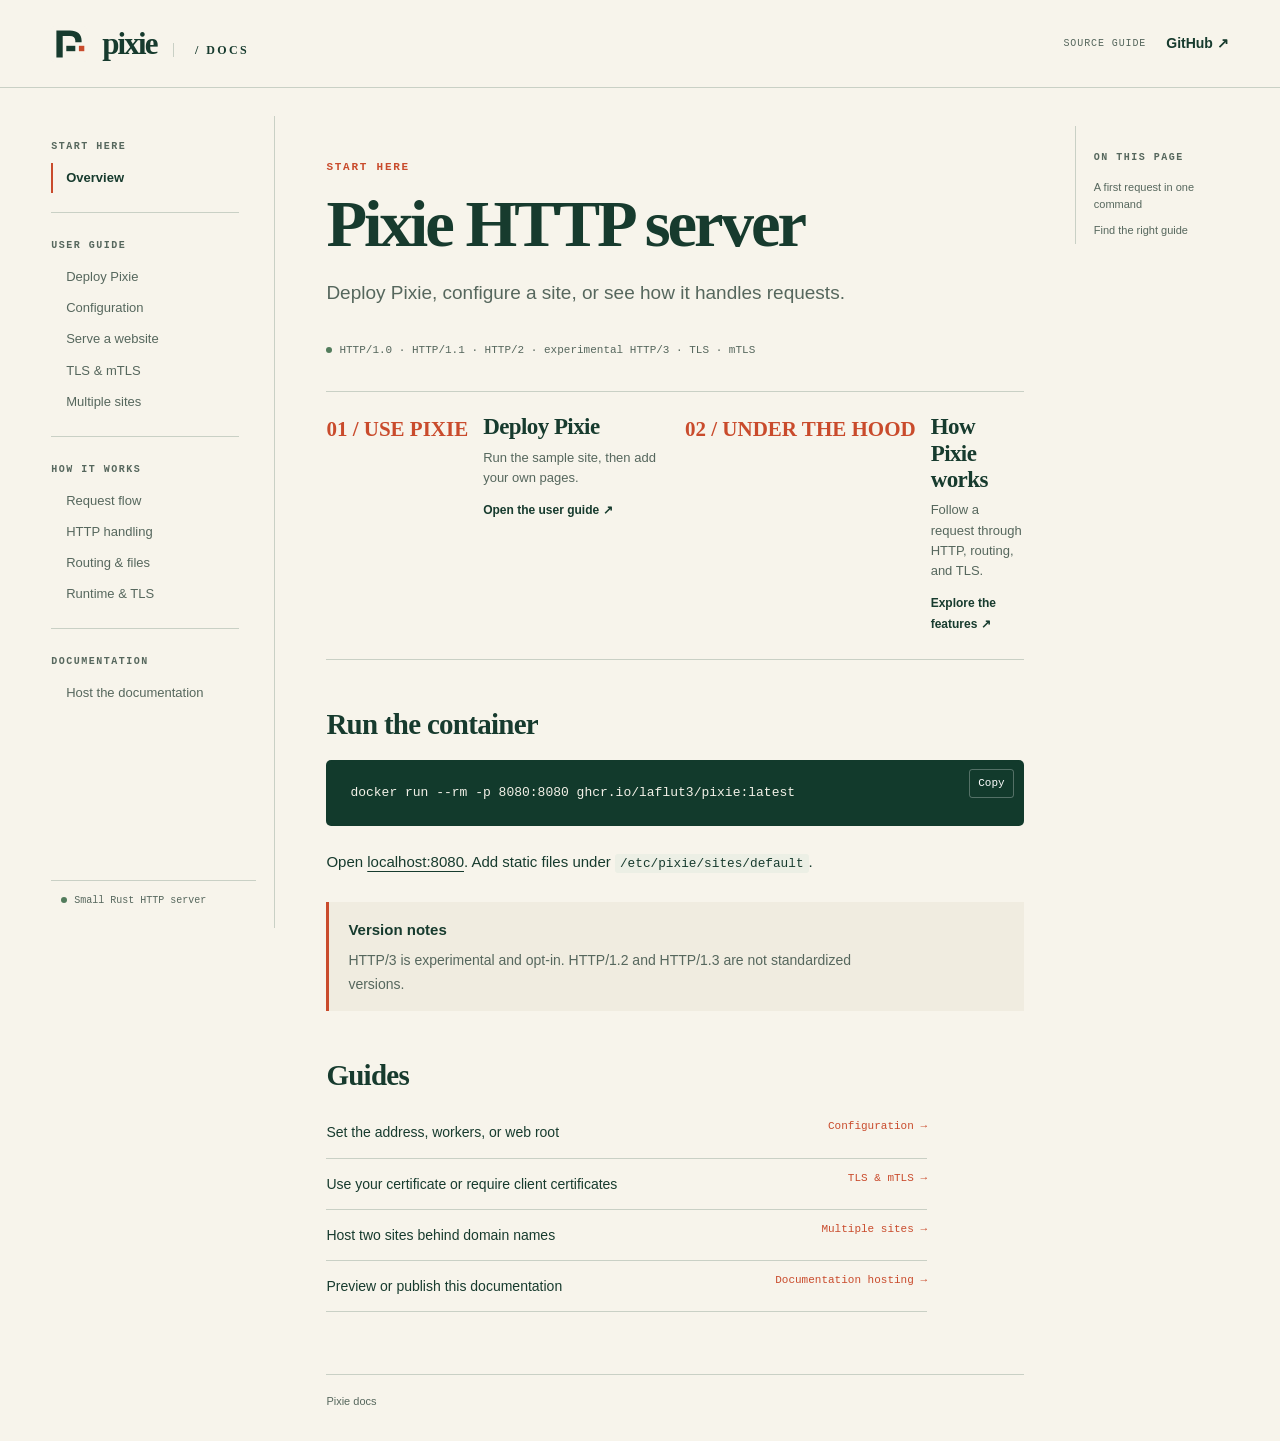
<file: docs/index.html>
<!doctype html>
<html lang="en">
<head>
<meta charset="utf-8">
<meta name="viewport" content="width=device-width, initial-scale=1">
<meta name="description" content="Deploy Pixie, configure a site, or learn how requests work.">
<meta name="theme-color" content="#f7f4eb">
<title>Pixie documentation</title>
<link rel="icon" href="assets/mark.svg" type="image/svg+xml">
<link rel="stylesheet" href="assets/style.css">
<script src="assets/site.js" defer>
</script>
</head>
<body>
<a class="skip" href="#content">Skip to content</a>
<header class="topbar">
<a class="brand" href="index.html">
<img src="assets/mark.svg" width="32" height="32" alt="">
<span>pixie<span class="brand-sub"> / docs</span>
</span>
</a>
<div class="top-actions">
<span class="version">SOURCE GUIDE</span>
<a href="https://github.com/laflut3/Pixie">GitHub ↗</a>
<button class="menu-button" aria-expanded="false" aria-controls="sidebar">Menu</button>
</div>
</header>
<div class="layout">
<aside id="sidebar" class="sidebar">
<nav aria-label="Documentation">
<div class="nav-group">
<p>Start here</p>
<a aria-current="page" href="index.html">Overview</a>
</div>
<div class="nav-group">
<p>User guide</p>
<a href="deploy.html">Deploy Pixie</a>
<a href="configure.html">Configuration</a>
<a href="serve.html">Serve a website</a>
<a href="security.html">TLS &amp; mTLS</a>
<a href="sites.html">Multiple sites</a>
</div>
<div class="nav-group">
<p>How it works</p>
<a href="architecture.html">Request flow</a>
<a href="feature-http.html">HTTP handling</a>
<a href="feature-routing.html">Routing &amp; files</a>
<a href="feature-runtime.html">Runtime &amp; TLS</a>
</div>
<div class="nav-group">
<p>Documentation</p>
<a href="publish.html">Host the documentation</a>
</div>
</nav>
<div class="sidebar-foot">
<span class="status-dot">
</span>Small Rust HTTP server</div>
</aside>
<main id="content" tabindex="-1">
<div class="eyebrow">Start here</div>
<h1>Pixie HTTP server</h1>
<p class="lead">Deploy Pixie, configure a site, or see how it handles requests.</p>
<article>
<div class="hero-note">
<span class="status-dot">
</span>HTTP/1.0 · HTTP/1.1 · HTTP/2 · experimental HTTP/3 · TLS · mTLS</div>
<div class="path-grid">
<a class="path-card" href="deploy.html">
<span class="step">01 / USE PIXIE</span>
<h2>Deploy Pixie</h2>
<p>Run the sample site, then add your own pages.</p>
<span class="card-link">Open the user guide ↗</span>
</a>
<a class="path-card" href="architecture.html">
<span class="step">02 / UNDER THE HOOD</span>
<h2>How Pixie works</h2>
<p>Follow a request through HTTP, routing, and TLS.</p>
<span class="card-link">Explore the features ↗</span>
</a>
</div>
<h2 id="quick-start">Run the container</h2>
<pre>
<code>docker run --rm -p 8080:8080 ghcr.io/laflut3/pixie:latest</code>
</pre>
<p>Open <a href="http://localhost:8080/">localhost:8080</a>. Add static files under <code>/etc/pixie/sites/default</code>.</p>
<aside class="callout">
<strong>Version notes</strong>
<p>HTTP/3 is experimental and opt-in. HTTP/1.2 and HTTP/1.3 are not standardized versions.</p>
</aside>
<h2 id="choose">Guides</h2>
<ul class="link-list">
<li>
<a href="configure.html">Set the address, workers, or web root <span>Configuration →</span>
</a>
</li>
<li>
<a href="security.html">Use your certificate or require client certificates <span>TLS &amp; mTLS →</span>
</a>
</li>
<li>
<a href="sites.html">Host two sites behind domain names <span>Multiple sites →</span>
</a>
</li>
<li>
<a href="publish.html">Preview or publish this documentation <span>Documentation hosting →</span>
</a>
</li>
</ul>
</article>
<footer>Pixie docs</footer>
</main>
<aside class="toc">
<p>ON THIS PAGE</p>
<nav aria-label="On this page">
<a href="#quick-start">A first request in one command</a>
<a href="#choose">Find the right guide</a>
</nav>
</aside>
</div>
</body>
</html>
</file>
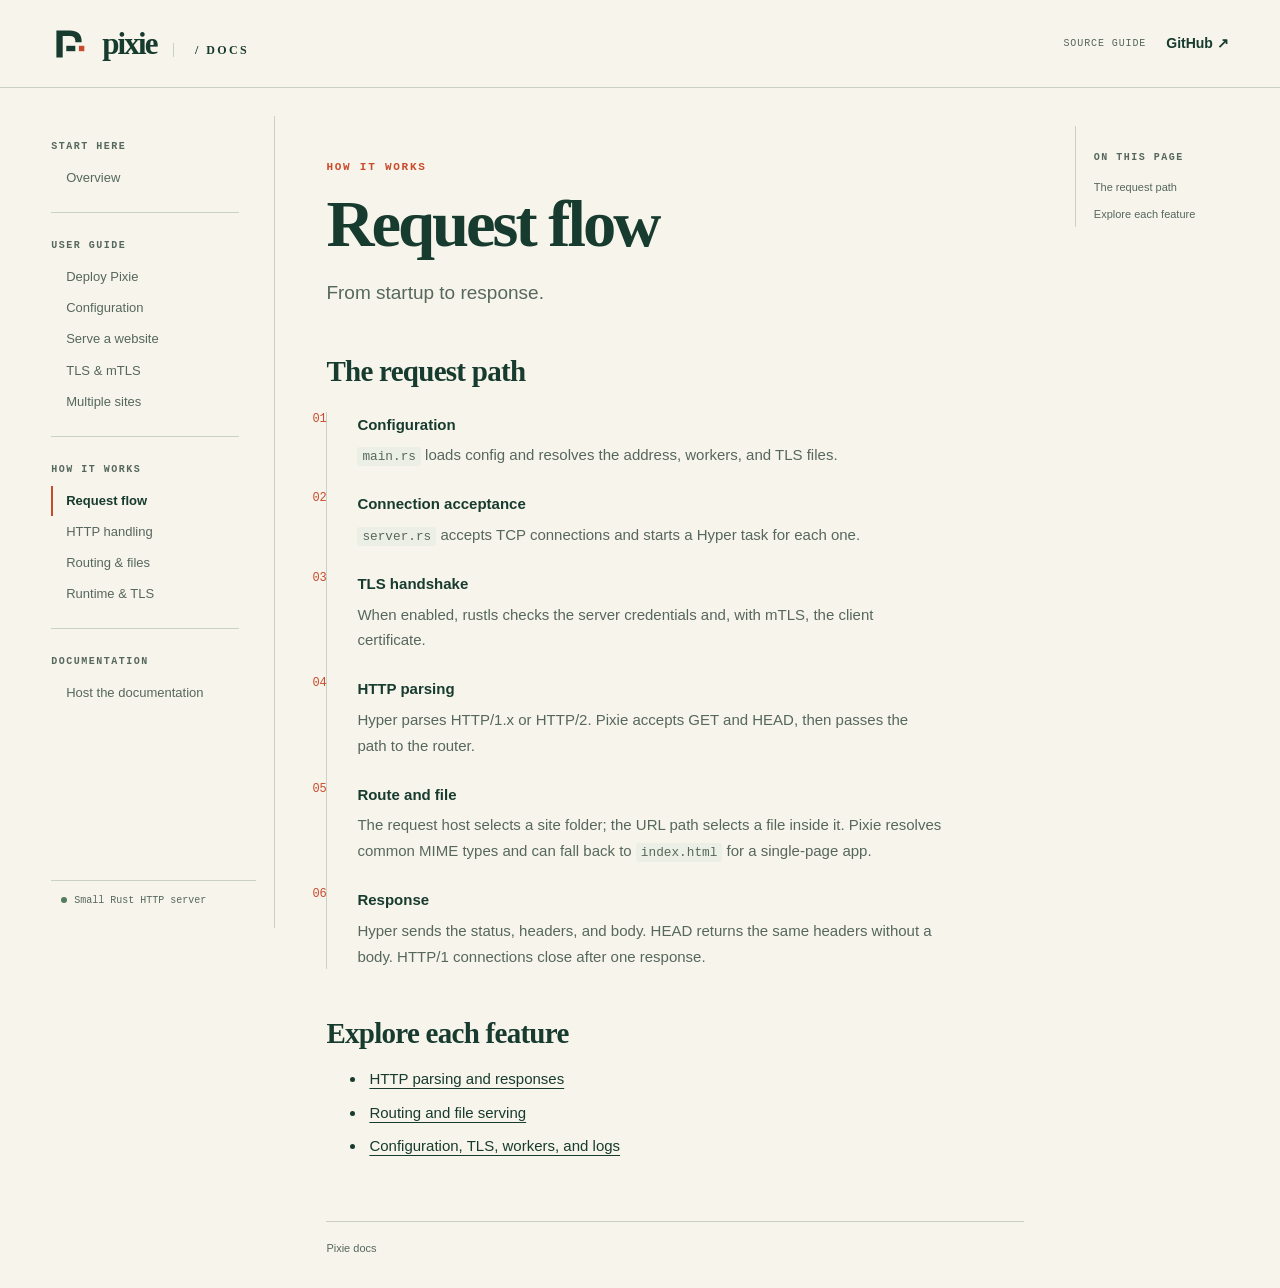
<file: docs/architecture.html>
<!doctype html>
<html lang="en">
<head>
<meta charset="utf-8">
<meta name="viewport" content="width=device-width, initial-scale=1">
<meta name="description" content="A compact feature map of the current Rust implementation, from startup to response.">
<meta name="theme-color" content="#f7f4eb">
<title>Request flow · Pixie docs</title>
<link rel="icon" href="assets/mark.svg" type="image/svg+xml">
<link rel="stylesheet" href="assets/style.css">
<script src="assets/site.js" defer>
</script>
</head>
<body>
<a class="skip" href="#content">Skip to content</a>
<header class="topbar">
<a class="brand" href="index.html">
<img src="assets/mark.svg" width="32" height="32" alt="">
<span>pixie<span class="brand-sub"> / docs</span>
</span>
</a>
<div class="top-actions">
<span class="version">SOURCE GUIDE</span>
<a href="https://github.com/laflut3/Pixie">GitHub ↗</a>
<button class="menu-button" aria-expanded="false" aria-controls="sidebar">Menu</button>
</div>
</header>
<div class="layout">
<aside id="sidebar" class="sidebar">
<nav aria-label="Documentation">
<div class="nav-group">
<p>Start here</p>
<a href="index.html">Overview</a>
</div>
<div class="nav-group">
<p>User guide</p>
<a href="deploy.html">Deploy Pixie</a>
<a href="configure.html">Configuration</a>
<a href="serve.html">Serve a website</a>
<a href="security.html">TLS &amp; mTLS</a>
<a href="sites.html">Multiple sites</a>
</div>
<div class="nav-group">
<p>How it works</p>
<a aria-current="page" href="architecture.html">Request flow</a>
<a href="feature-http.html">HTTP handling</a>
<a href="feature-routing.html">Routing &amp; files</a>
<a href="feature-runtime.html">Runtime &amp; TLS</a>
</div>
<div class="nav-group">
<p>Documentation</p>
<a href="publish.html">Host the documentation</a>
</div>
</nav>
<div class="sidebar-foot">
<span class="status-dot">
</span>Small Rust HTTP server</div>
</aside>
<main id="content" tabindex="-1">
<div class="eyebrow">How it works</div>
<h1>Request flow</h1>
<p class="lead">From startup to response.</p>
<article>
<h2 id="flow">The request path</h2>
<ol class="timeline">
<li>
<strong>Configuration</strong>
<p><code>main.rs</code> loads config and resolves the address, workers, and TLS files.</p>
</li>
<li>
<strong>Connection acceptance</strong>
<p><code>server.rs</code> accepts TCP connections and starts a Hyper task for each one.</p>
</li>
<li>
<strong>TLS handshake</strong>
<p>When enabled, rustls checks the server credentials and, with mTLS, the client certificate.</p>
</li>
<li>
<strong>HTTP parsing</strong>
<p>Hyper parses HTTP/1.x or HTTP/2. Pixie accepts GET and HEAD, then passes the path to the router.</p>
</li>
<li>
<strong>Route and file</strong>
<p>The request host selects a site folder; the URL path selects a file inside it. Pixie resolves common MIME types and can fall back to <code>index.html</code> for a single-page app.</p>
</li>
<li>
<strong>Response</strong>
<p>Hyper sends the status, headers, and body. HEAD returns the same headers without a body. HTTP/1 connections close after one response.</p>
</li>
</ol>
<h2 id="features">Explore each feature</h2>
<ul>
<li>
<a href="feature-http.html">HTTP parsing and responses</a>
</li>
<li>
<a href="feature-routing.html">Routing and file serving</a>
</li>
<li>
<a href="feature-runtime.html">Configuration, TLS, workers, and logs</a>
</li>
</ul>
</article>
<footer>Pixie docs</footer>
</main>
<aside class="toc">
<p>ON THIS PAGE</p>
<nav aria-label="On this page">
<a href="#flow">The request path</a>
<a href="#features">Explore each feature</a>
</nav>
</aside>
</div>
</body>
</html>
</file>
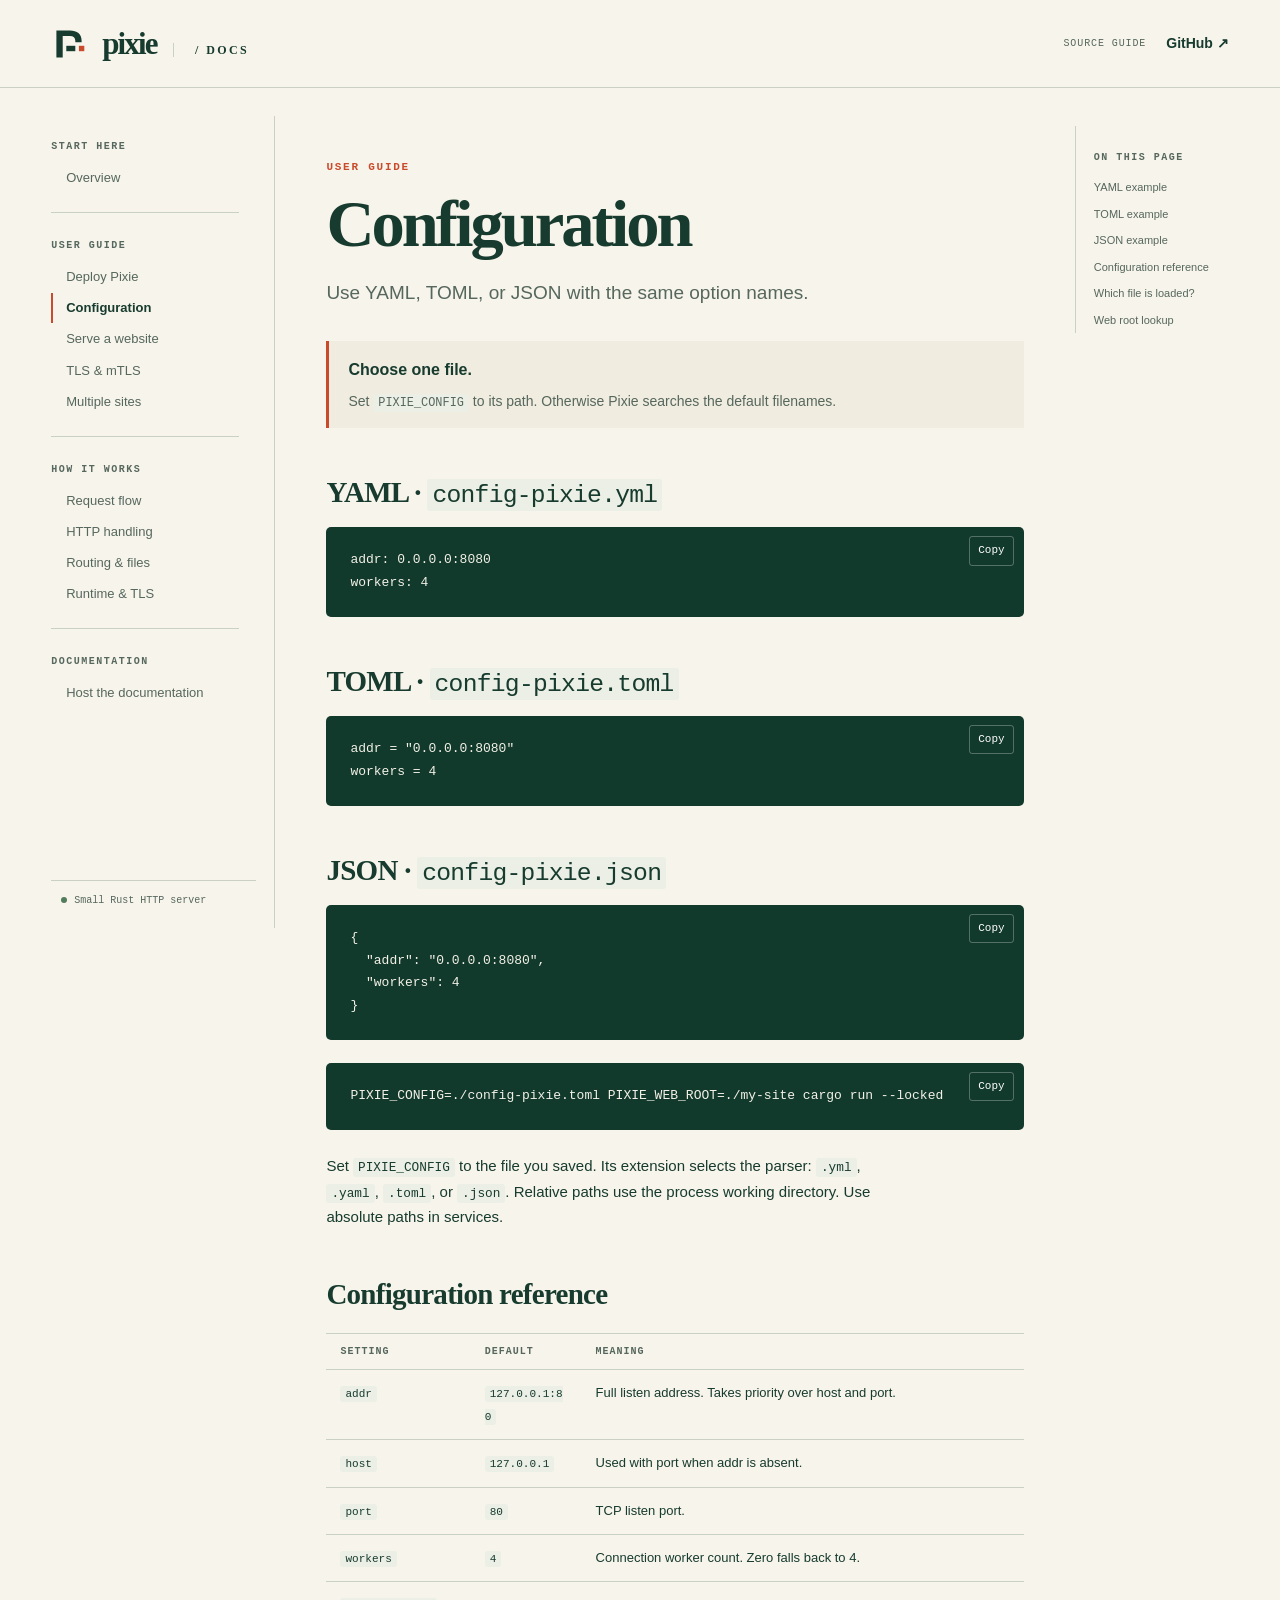
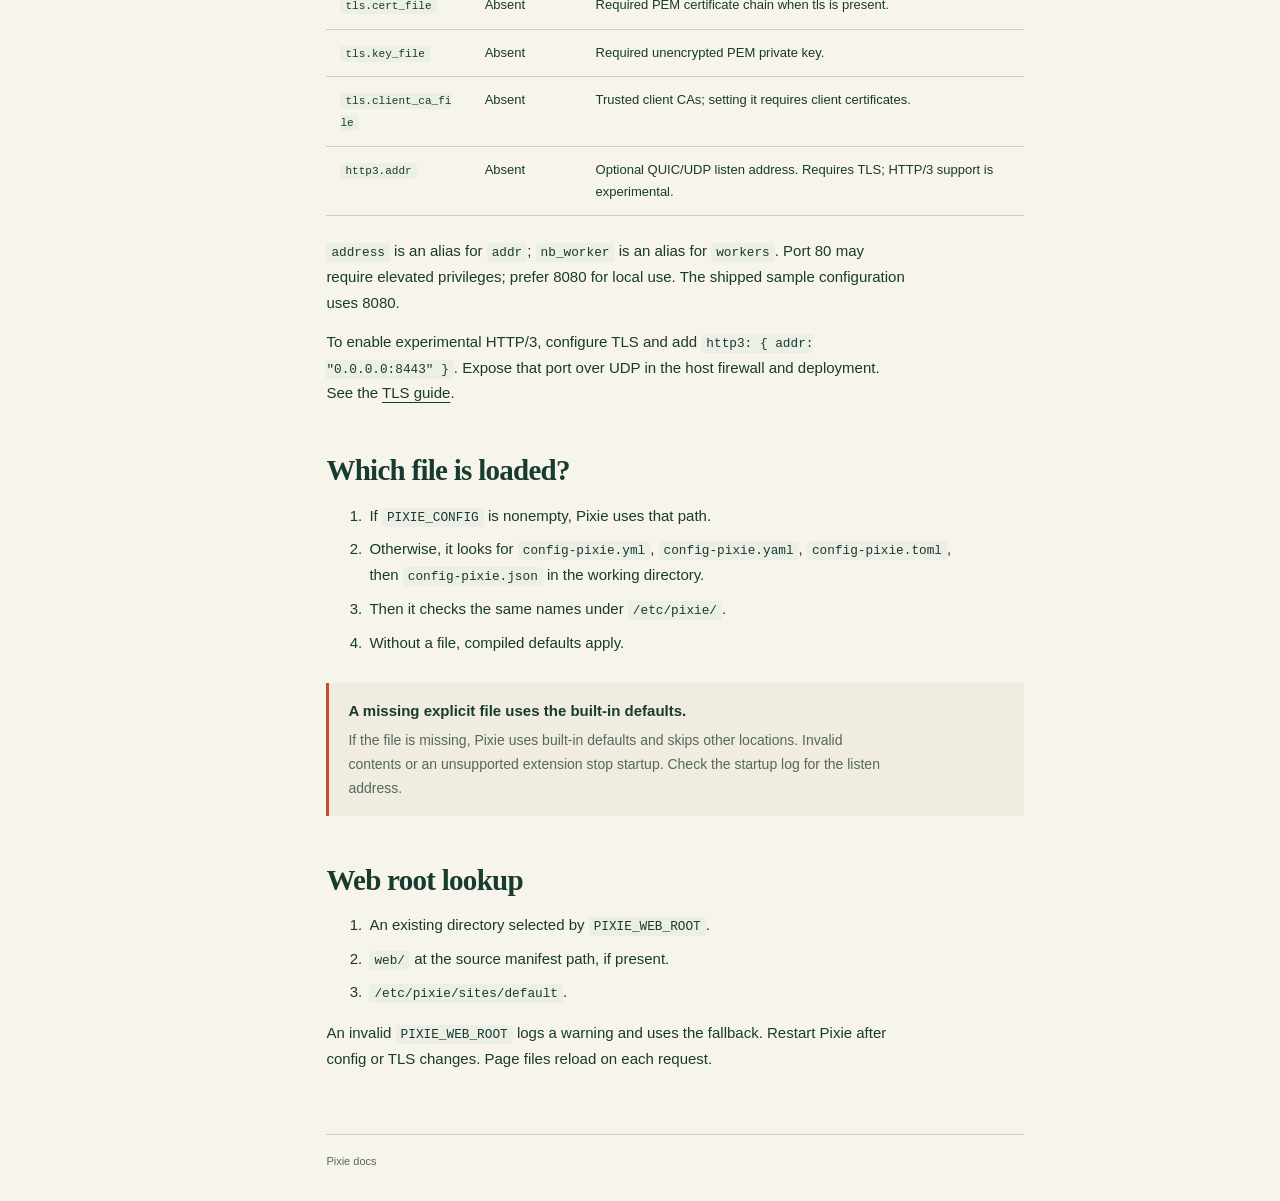
<file: docs/configure.html>
<!doctype html>
<html lang="en">
<head>
<meta charset="utf-8">
<meta name="viewport" content="width=device-width, initial-scale=1">
<meta name="description" content="Configure Pixie with YAML, TOML, or JSON. Select the config file through an environment variable.">
<meta name="theme-color" content="#f7f4eb">
<title>Configuration · Pixie docs</title>
<link rel="icon" href="assets/mark.svg" type="image/svg+xml">
<link rel="stylesheet" href="assets/style.css">
<script src="assets/site.js" defer>
</script>
</head>
<body>
<a class="skip" href="#content">Skip to content</a>
<header class="topbar">
<a class="brand" href="index.html">
<img src="assets/mark.svg" width="32" height="32" alt="">
<span>pixie<span class="brand-sub"> / docs</span>
</span>
</a>
<div class="top-actions">
<span class="version">SOURCE GUIDE</span>
<a href="https://github.com/laflut3/Pixie">GitHub ↗</a>
<button class="menu-button" aria-expanded="false" aria-controls="sidebar">Menu</button>
</div>
</header>
<div class="layout">
<aside id="sidebar" class="sidebar">
<nav aria-label="Documentation">
<div class="nav-group">
<p>Start here</p>
<a href="index.html">Overview</a>
</div>
<div class="nav-group">
<p>User guide</p>
<a href="deploy.html">Deploy Pixie</a>
<a aria-current="page" href="configure.html">Configuration</a>
<a href="serve.html">Serve a website</a>
<a href="security.html">TLS &amp; mTLS</a>
<a href="sites.html">Multiple sites</a>
</div>
<div class="nav-group">
<p>How it works</p>
<a href="architecture.html">Request flow</a>
<a href="feature-http.html">HTTP handling</a>
<a href="feature-routing.html">Routing &amp; files</a>
<a href="feature-runtime.html">Runtime &amp; TLS</a>
</div>
<div class="nav-group">
<p>Documentation</p>
<a href="publish.html">Host the documentation</a>
</div>
</nav>
<div class="sidebar-foot">
<span class="status-dot">
</span>Small Rust HTTP server</div>
</aside>
<main id="content" tabindex="-1">
<div class="eyebrow">User guide</div>
<h1>Configuration</h1>
<p class="lead">Use YAML, TOML, or JSON with the same option names.</p>
<aside class="callout"><strong>Choose one file.</strong><p>Set <code>PIXIE_CONFIG</code> to its path. Otherwise Pixie searches the default filenames.</p></aside>
<article>
<h2 id="yaml">YAML · <code>config-pixie.yml</code></h2>
<pre>
<code>addr: 0.0.0.0:8080
workers: 4</code>
</pre>
<h2 id="toml">TOML · <code>config-pixie.toml</code></h2>
<pre>
<code>addr = "0.0.0.0:8080"
workers = 4</code>
</pre>
<h2 id="json">JSON · <code>config-pixie.json</code></h2>
<pre>
<code>{
  "addr": "0.0.0.0:8080",
  "workers": 4
}</code>
</pre>
<pre>
<code>PIXIE_CONFIG=./config-pixie.toml PIXIE_WEB_ROOT=./my-site cargo run --locked</code>
</pre>
<p>Set <code>PIXIE_CONFIG</code> to the file you saved. Its extension selects the parser: <code>.yml</code>, <code>.yaml</code>, <code>.toml</code>, or <code>.json</code>. Relative paths use the process working directory. Use absolute paths in services.</p>
<h2 id="options">Configuration reference</h2>
<div class="table-wrap">
<table>
<thead>
<tr>
<th>Setting</th>
<th>Default</th>
<th>Meaning</th>
</tr>
</thead>
<tbody>
<tr>
<td>
<code>addr</code>
</td>
<td>
<code>127.0.0.1:80</code>
</td>
<td>Full listen address. Takes priority over host and port.</td>
</tr>
<tr>
<td>
<code>host</code>
</td>
<td>
<code>127.0.0.1</code>
</td>
<td>Used with port when addr is absent.</td>
</tr>
<tr>
<td>
<code>port</code>
</td>
<td>
<code>80</code>
</td>
<td>TCP listen port.</td>
</tr>
<tr>
<td>
<code>workers</code>
</td>
<td>
<code>4</code>
</td>
<td>Connection worker count. Zero falls back to 4.</td>
</tr>
<tr>
<td>
<code>tls.cert_file</code>
</td>
<td>Absent</td>
<td>Required PEM certificate chain when tls is present.</td>
</tr>
<tr>
<td>
<code>tls.key_file</code>
</td>
<td>Absent</td>
<td>Required unencrypted PEM private key.</td>
</tr>
<tr>
<td>
<code>tls.client_ca_file</code>
</td>
<td>Absent</td>
<td>Trusted client CAs; setting it requires client certificates.</td>
</tr>
<tr>
<td><code>http3.addr</code></td>
<td>Absent</td>
<td>Optional QUIC/UDP listen address. Requires TLS; HTTP/3 support is experimental.</td>
</tr>
</tbody>
</table>
</div>
<p>
<code>address</code> is an alias for <code>addr</code>; <code>nb_worker</code> is an alias for <code>workers</code>. Port 80 may require elevated privileges; prefer 8080 for local use. The shipped sample configuration uses 8080.</p>
<p>To enable experimental HTTP/3, configure TLS and add <code>http3: { addr: "0.0.0.0:8443" }</code>. Expose that port over UDP in the host firewall and deployment. See the <a href="security.html">TLS guide</a>.</p>
<h2 id="lookup">Which file is loaded?</h2>
<ol>
<li>If <code>PIXIE_CONFIG</code> is nonempty, Pixie uses that path.</li>
<li>Otherwise, it looks for <code>config-pixie.yml</code>, <code>config-pixie.yaml</code>, <code>config-pixie.toml</code>, then <code>config-pixie.json</code> in the working directory.</li>
<li>Then it checks the same names under <code>/etc/pixie/</code>.</li>
<li>Without a file, compiled defaults apply.</li>
</ol>
<aside class="callout">
<strong>A missing explicit file uses the built-in defaults.</strong>
<p>If the file is missing, Pixie uses built-in defaults and skips other locations. Invalid contents or an unsupported extension stop startup. Check the startup log for the listen address.</p>
</aside>
<h2 id="root">Web root lookup</h2>
<ol>
<li>An existing directory selected by <code>PIXIE_WEB_ROOT</code>.</li>
<li>
<code>web/</code> at the source manifest path, if present.</li>
<li>
<code>/etc/pixie/sites/default</code>.</li>
</ol>
<p>An invalid <code>PIXIE_WEB_ROOT</code> logs a warning and uses the fallback. Restart Pixie after config or TLS changes. Page files reload on each request.</p>
</article>
<footer>Pixie docs</footer>
</main>
<aside class="toc">
<p>ON THIS PAGE</p>
<nav aria-label="On this page">
<a href="#yaml">YAML example</a>
<a href="#toml">TOML example</a>
<a href="#json">JSON example</a>
<a href="#options">Configuration reference</a>
<a href="#lookup">Which file is loaded?</a>
<a href="#root">Web root lookup</a>
</nav>
</aside>
</div>
</body>
</html>
</file>
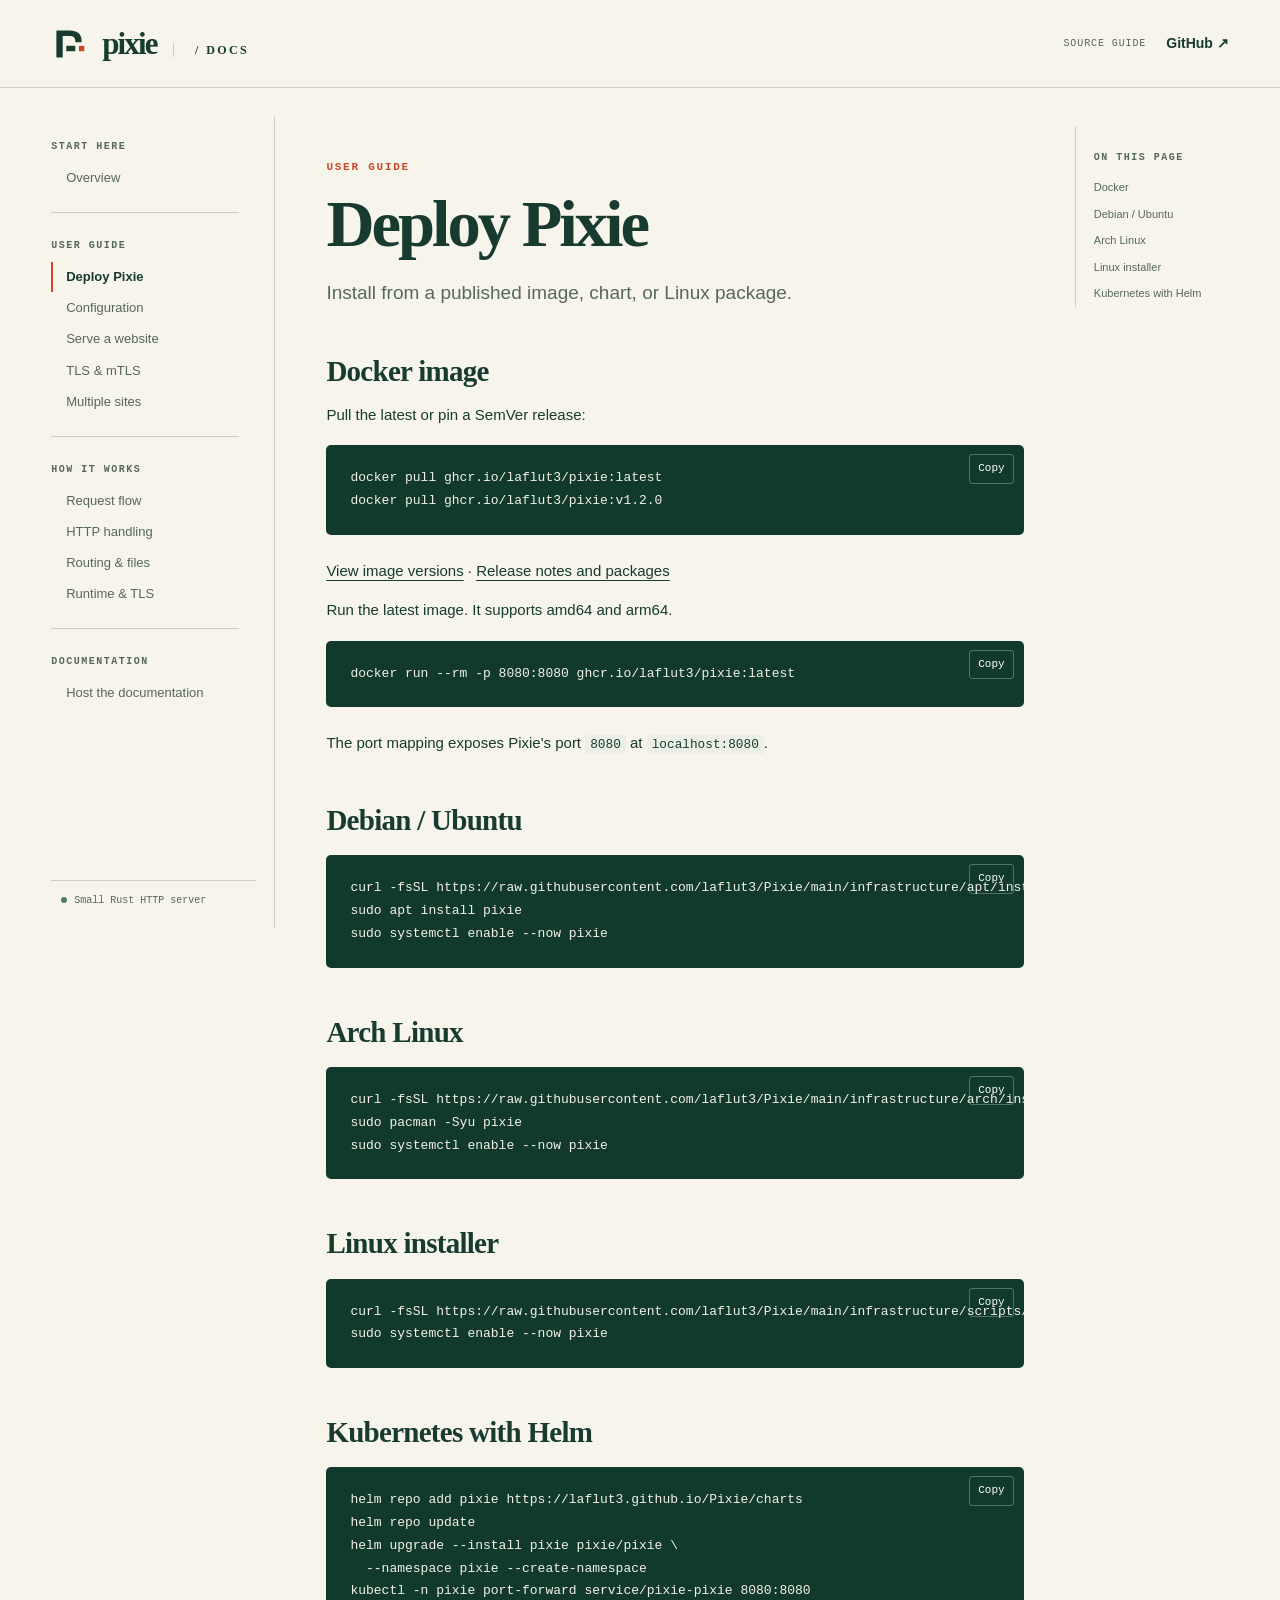
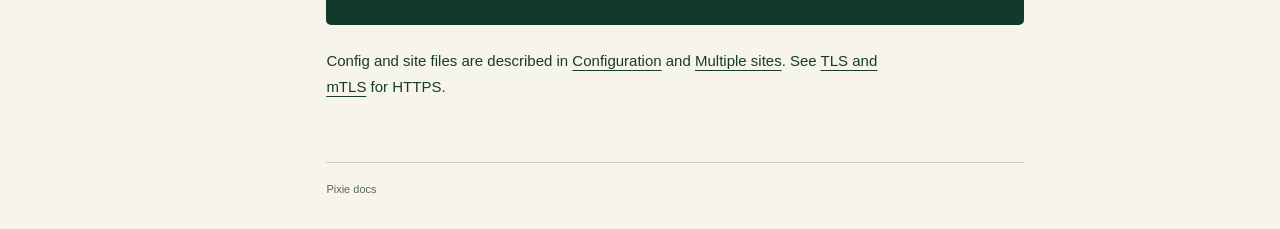
<file: docs/deploy.html>
<!doctype html>
<html lang="en">
<head>
<meta charset="utf-8">
<meta name="viewport" content="width=device-width, initial-scale=1">
<meta name="description" content="Install Pixie with Docker, Helm, Debian, Arch, or the Linux installer.">
<meta name="theme-color" content="#f7f4eb">
<title>Deploy Pixie · Pixie docs</title>
<link rel="icon" href="assets/mark.svg" type="image/svg+xml">
<link rel="stylesheet" href="assets/style.css">
<script src="assets/site.js" defer>
</script>
</head>
<body>
<a class="skip" href="#content">Skip to content</a>
<header class="topbar">
<a class="brand" href="index.html">
<img src="assets/mark.svg" width="32" height="32" alt="">
<span>pixie<span class="brand-sub"> / docs</span>
</span>
</a>
<div class="top-actions">
<span class="version">SOURCE GUIDE</span>
<a href="https://github.com/laflut3/Pixie">GitHub ↗</a>
<button class="menu-button" aria-expanded="false" aria-controls="sidebar">Menu</button>
</div>
</header>
<div class="layout">
<aside id="sidebar" class="sidebar">
<nav aria-label="Documentation">
<div class="nav-group">
<p>Start here</p>
<a href="index.html">Overview</a>
</div>
<div class="nav-group">
<p>User guide</p>
<a aria-current="page" href="deploy.html">Deploy Pixie</a>
<a href="configure.html">Configuration</a>
<a href="serve.html">Serve a website</a>
<a href="security.html">TLS &amp; mTLS</a>
<a href="sites.html">Multiple sites</a>
</div>
<div class="nav-group">
<p>How it works</p>
<a href="architecture.html">Request flow</a>
<a href="feature-http.html">HTTP handling</a>
<a href="feature-routing.html">Routing &amp; files</a>
<a href="feature-runtime.html">Runtime &amp; TLS</a>
</div>
<div class="nav-group">
<p>Documentation</p>
<a href="publish.html">Host the documentation</a>
</div>
</nav>
<div class="sidebar-foot">
<span class="status-dot">
</span>Small Rust HTTP server</div>
</aside>
<main id="content" tabindex="-1">
<div class="eyebrow">User guide</div>
<h1>Deploy Pixie</h1>
<p class="lead">Install from a published image, chart, or Linux package.</p>
<article>
<h2 id="docker">Docker image</h2>
<p>Pull the latest or pin a SemVer release:</p>
<pre>
<code>docker pull ghcr.io/laflut3/pixie:latest
docker pull ghcr.io/laflut3/pixie:v1.2.0</code>
</pre>
<p><a href="https://github.com/laflut3/Pixie/pkgs/container/pixie">View image versions</a> · <a href="https://github.com/laflut3/Pixie/releases">Release notes and packages</a></p>
<p>Run the latest image. It supports amd64 and arm64.</p>
<pre>
<code>docker run --rm -p 8080:8080 ghcr.io/laflut3/pixie:latest</code>
</pre>
<p>The port mapping exposes Pixie's port <code>8080</code> at <code>localhost:8080</code>.</p>
<h2 id="linux">Debian / Ubuntu</h2>
<pre>
<code>curl -fsSL https://raw.githubusercontent.com/laflut3/Pixie/main/infrastructure/apt/install.sh | bash -s -- --setup-only
sudo apt install pixie
sudo systemctl enable --now pixie</code>
</pre>
<h2 id="arch">Arch Linux</h2>
<pre>
<code>curl -fsSL https://raw.githubusercontent.com/laflut3/Pixie/main/infrastructure/arch/install.sh | bash
sudo pacman -Syu pixie
sudo systemctl enable --now pixie</code>
</pre>
<h2 id="linux-installer">Linux installer</h2>
<pre>
<code>curl -fsSL https://raw.githubusercontent.com/laflut3/Pixie/main/infrastructure/scripts/install.sh | bash
sudo systemctl enable --now pixie</code>
</pre>
<h2 id="kubernetes">Kubernetes with Helm</h2>
<pre>
<code>helm repo add pixie https://laflut3.github.io/Pixie/charts
helm repo update
helm upgrade --install pixie pixie/pixie \
  --namespace pixie --create-namespace
kubectl -n pixie port-forward service/pixie-pixie 8080:8080</code>
</pre>
<p>Config and site files are described in <a href="configure.html">Configuration</a> and <a href="sites.html">Multiple sites</a>. See <a href="security.html">TLS and mTLS</a> for HTTPS.</p>
</article>
<footer>Pixie docs</footer>
</main>
<aside class="toc">
<p>ON THIS PAGE</p>
<nav aria-label="On this page">
<a href="#docker">Docker</a>
<a href="#linux">Debian / Ubuntu</a>
<a href="#arch">Arch Linux</a>
<a href="#linux-installer">Linux installer</a>
<a href="#kubernetes">Kubernetes with Helm</a>
</nav>
</aside>
</div>
</body>
</html>
</file>
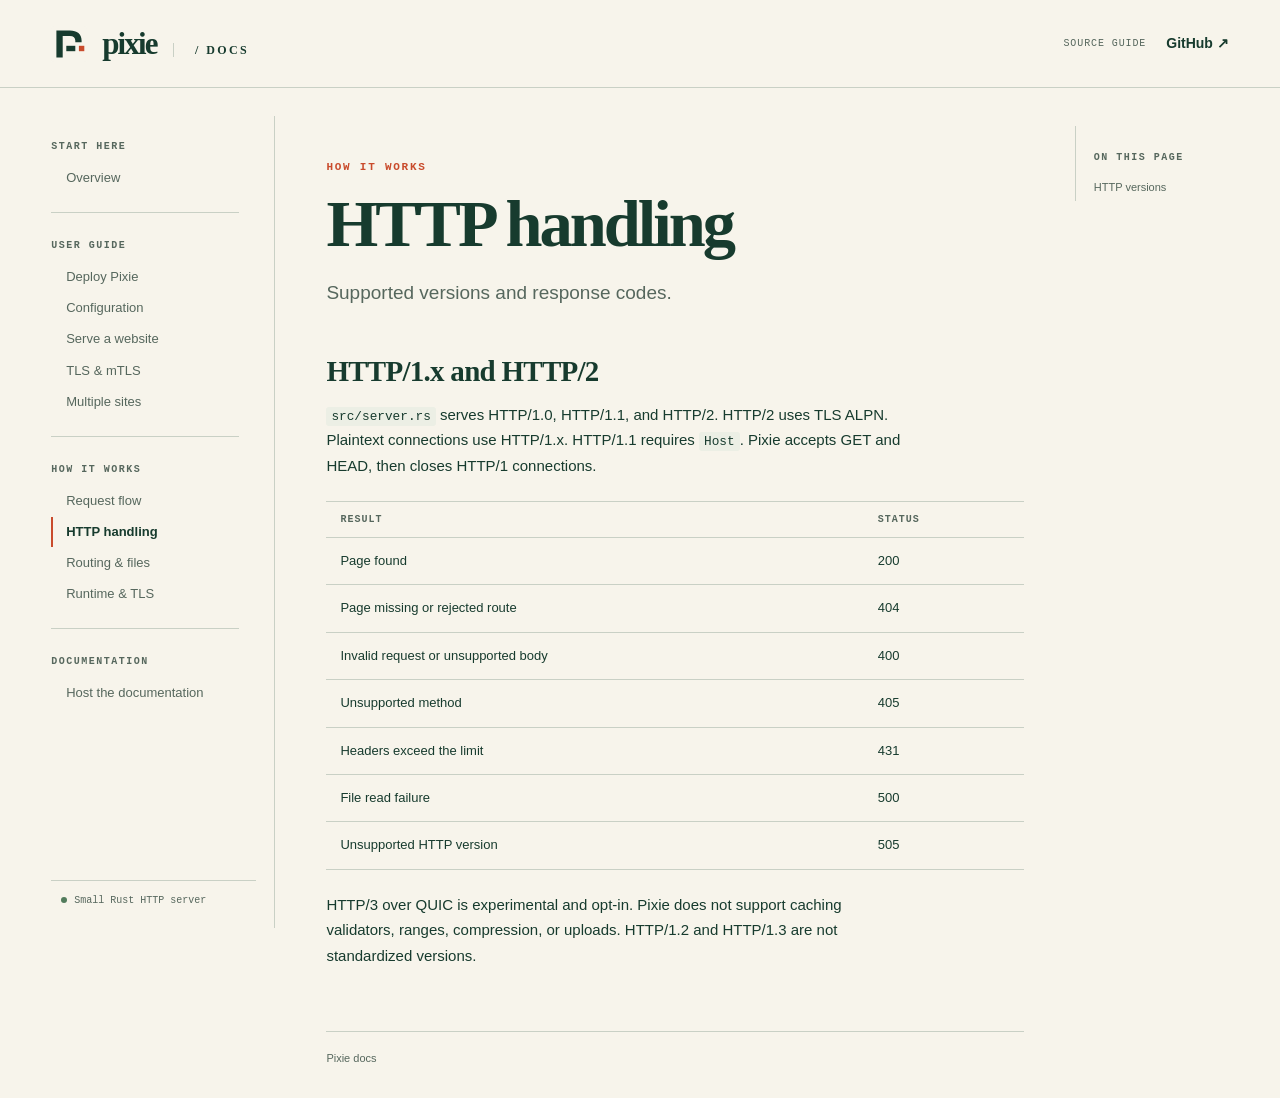
<file: docs/feature-http.html>
<!doctype html>
<html lang="en">
<head>
<meta charset="utf-8">
<meta name="viewport" content="width=device-width, initial-scale=1">
<meta name="description" content="HTTP versions, validation, and response behavior.">
<meta name="theme-color" content="#f7f4eb">
<title>HTTP handling · Pixie docs</title>
<link rel="icon" href="assets/mark.svg" type="image/svg+xml">
<link rel="stylesheet" href="assets/style.css">
<script src="assets/site.js" defer>
</script>
</head>
<body>
<a class="skip" href="#content">Skip to content</a>
<header class="topbar">
<a class="brand" href="index.html">
<img src="assets/mark.svg" width="32" height="32" alt="">
<span>pixie<span class="brand-sub"> / docs</span>
</span>
</a>
<div class="top-actions">
<span class="version">SOURCE GUIDE</span>
<a href="https://github.com/laflut3/Pixie">GitHub ↗</a>
<button class="menu-button" aria-expanded="false" aria-controls="sidebar">Menu</button>
</div>
</header>
<div class="layout">
<aside id="sidebar" class="sidebar">
<nav aria-label="Documentation">
<div class="nav-group">
<p>Start here</p>
<a href="index.html">Overview</a>
</div>
<div class="nav-group">
<p>User guide</p>
<a href="deploy.html">Deploy Pixie</a>
<a href="configure.html">Configuration</a>
<a href="serve.html">Serve a website</a>
<a href="security.html">TLS &amp; mTLS</a>
<a href="sites.html">Multiple sites</a>
</div>
<div class="nav-group">
<p>How it works</p>
<a href="architecture.html">Request flow</a>
<a aria-current="page" href="feature-http.html">HTTP handling</a>
<a href="feature-routing.html">Routing &amp; files</a>
<a href="feature-runtime.html">Runtime &amp; TLS</a>
</div>
<div class="nav-group">
<p>Documentation</p>
<a href="publish.html">Host the documentation</a>
</div>
</nav>
<div class="sidebar-foot">
<span class="status-dot">
</span>Small Rust HTTP server</div>
</aside>
<main id="content" tabindex="-1">
<div class="eyebrow">How it works</div>
<h1>HTTP handling</h1>
<p class="lead">Supported versions and response codes.</p>
<article>
<h2 id="http">HTTP/1.x and HTTP/2</h2>
<p>
<code>src/server.rs</code> serves HTTP/1.0, HTTP/1.1, and HTTP/2. HTTP/2 uses TLS ALPN. Plaintext connections use HTTP/1.x. HTTP/1.1 requires <code>Host</code>. Pixie accepts GET and HEAD, then closes HTTP/1 connections.</p>
<div class="table-wrap">
<table>
<thead>
<tr>
<th>Result</th>
<th>Status</th>
</tr>
</thead>
<tbody>
<tr>
<td>Page found</td>
<td>200</td>
</tr>
<tr>
<td>Page missing or rejected route</td>
<td>404</td>
</tr>
<tr>
<td>Invalid request or unsupported body</td>
<td>400</td>
</tr>
<tr>
<td>Unsupported method</td>
<td>405</td>
</tr>
<tr>
<td>Headers exceed the limit</td>
<td>431</td>
</tr>
<tr>
<td>File read failure</td>
<td>500</td>
</tr>
<tr>
<td>Unsupported HTTP version</td>
<td>505</td>
</tr>
</tbody>
</table>
</div>
<p>HTTP/3 over QUIC is experimental and opt-in. Pixie does not support caching validators, ranges, compression, or uploads. HTTP/1.2 and HTTP/1.3 are not standardized versions.</p>
</article>
<footer>Pixie docs</footer>
</main>
<aside class="toc">
<p>ON THIS PAGE</p>
<nav aria-label="On this page">
<a href="#http">HTTP versions</a>
</nav>
</aside>
</div>
</body>
</html>
</file>
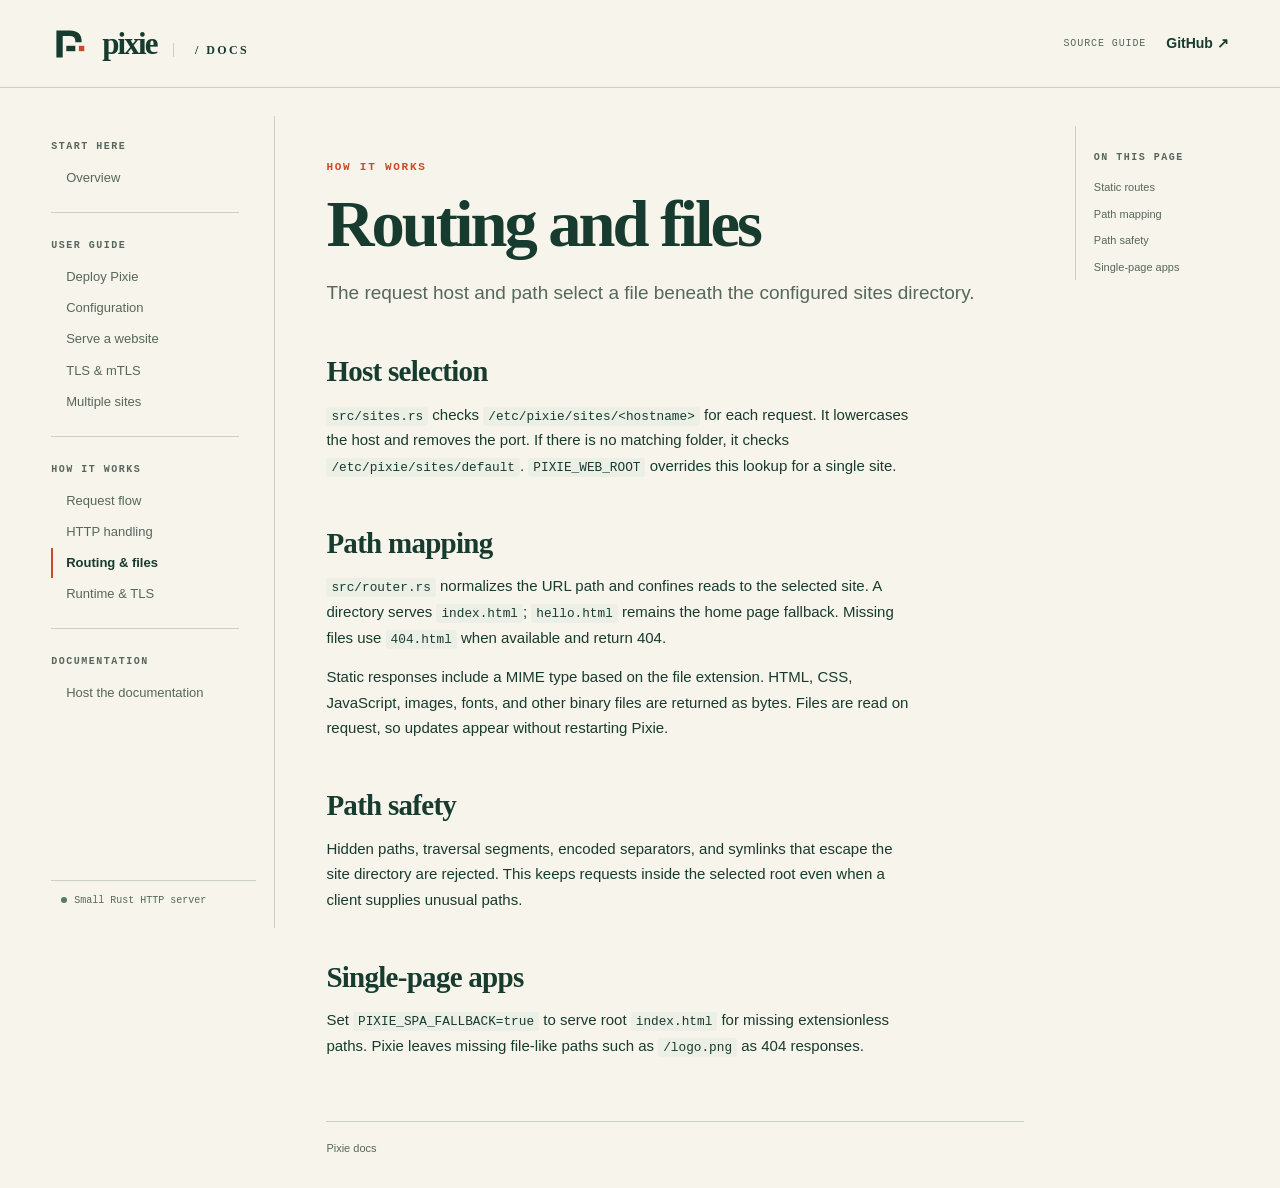
<file: docs/feature-routing.html>
<!doctype html>
<html lang="en">
<head>
<meta charset="utf-8">
<meta name="viewport" content="width=device-width, initial-scale=1">
<meta name="description" content="Web roots, route names, and how files become responses.">
<meta name="theme-color" content="#f7f4eb">
<title>Routing and files · Pixie docs</title>
<link rel="icon" href="assets/mark.svg" type="image/svg+xml">
<link rel="stylesheet" href="assets/style.css">
<script src="assets/site.js" defer>
</script>
</head>
<body>
<a class="skip" href="#content">Skip to content</a>
<header class="topbar">
<a class="brand" href="index.html">
<img src="assets/mark.svg" width="32" height="32" alt="">
<span>pixie<span class="brand-sub"> / docs</span>
</span>
</a>
<div class="top-actions">
<span class="version">SOURCE GUIDE</span>
<a href="https://github.com/laflut3/Pixie">GitHub ↗</a>
<button class="menu-button" aria-expanded="false" aria-controls="sidebar">Menu</button>
</div>
</header>
<div class="layout">
<aside id="sidebar" class="sidebar">
<nav aria-label="Documentation">
<div class="nav-group">
<p>Start here</p>
<a href="index.html">Overview</a>
</div>
<div class="nav-group">
<p>User guide</p>
<a href="deploy.html">Deploy Pixie</a>
<a href="configure.html">Configuration</a>
<a href="serve.html">Serve a website</a>
<a href="security.html">TLS &amp; mTLS</a>
<a href="sites.html">Multiple sites</a>
</div>
<div class="nav-group">
<p>How it works</p>
<a href="architecture.html">Request flow</a>
<a href="feature-http.html">HTTP handling</a>
<a aria-current="page" href="feature-routing.html">Routing &amp; files</a>
<a href="feature-runtime.html">Runtime &amp; TLS</a>
</div>
<div class="nav-group">
<p>Documentation</p>
<a href="publish.html">Host the documentation</a>
</div>
</nav>
<div class="sidebar-foot">
<span class="status-dot">
</span>Small Rust HTTP server</div>
</aside>
<main id="content" tabindex="-1">
<div class="eyebrow">How it works</div>
<h1>Routing and files</h1>
<p class="lead">The request host and path select a file beneath the configured sites directory.</p>
<article>
<h2 id="routing">Host selection</h2>
<p><code>src/sites.rs</code> checks <code>/etc/pixie/sites/&lt;hostname&gt;</code> for each request. It lowercases the host and removes the port. If there is no matching folder, it checks <code>/etc/pixie/sites/default</code>. <code>PIXIE_WEB_ROOT</code> overrides this lookup for a single site.</p>
<h2 id="paths">Path mapping</h2>
<p><code>src/router.rs</code> normalizes the URL path and confines reads to the selected site. A directory serves <code>index.html</code>; <code>hello.html</code> remains the home page fallback. Missing files use <code>404.html</code> when available and return 404.</p>
<p>Static responses include a MIME type based on the file extension. HTML, CSS, JavaScript, images, fonts, and other binary files are returned as bytes. Files are read on request, so updates appear without restarting Pixie.</p>
<h2 id="safety">Path safety</h2>
<p>Hidden paths, traversal segments, encoded separators, and symlinks that escape the site directory are rejected. This keeps requests inside the selected root even when a client supplies unusual paths.</p>
<h2 id="spa">Single-page apps</h2>
<p>Set <code>PIXIE_SPA_FALLBACK=true</code> to serve root <code>index.html</code> for missing extensionless paths. Pixie leaves missing file-like paths such as <code>/logo.png</code> as 404 responses.</p>
</article>
<footer>Pixie docs</footer>
</main>
<aside class="toc">
<p>ON THIS PAGE</p>
<nav aria-label="On this page">
<a href="#routing">Static routes</a>
<a href="#paths">Path mapping</a>
<a href="#safety">Path safety</a>
<a href="#spa">Single-page apps</a>
</nav>
</aside>
</div>
</body>
</html>
</file>
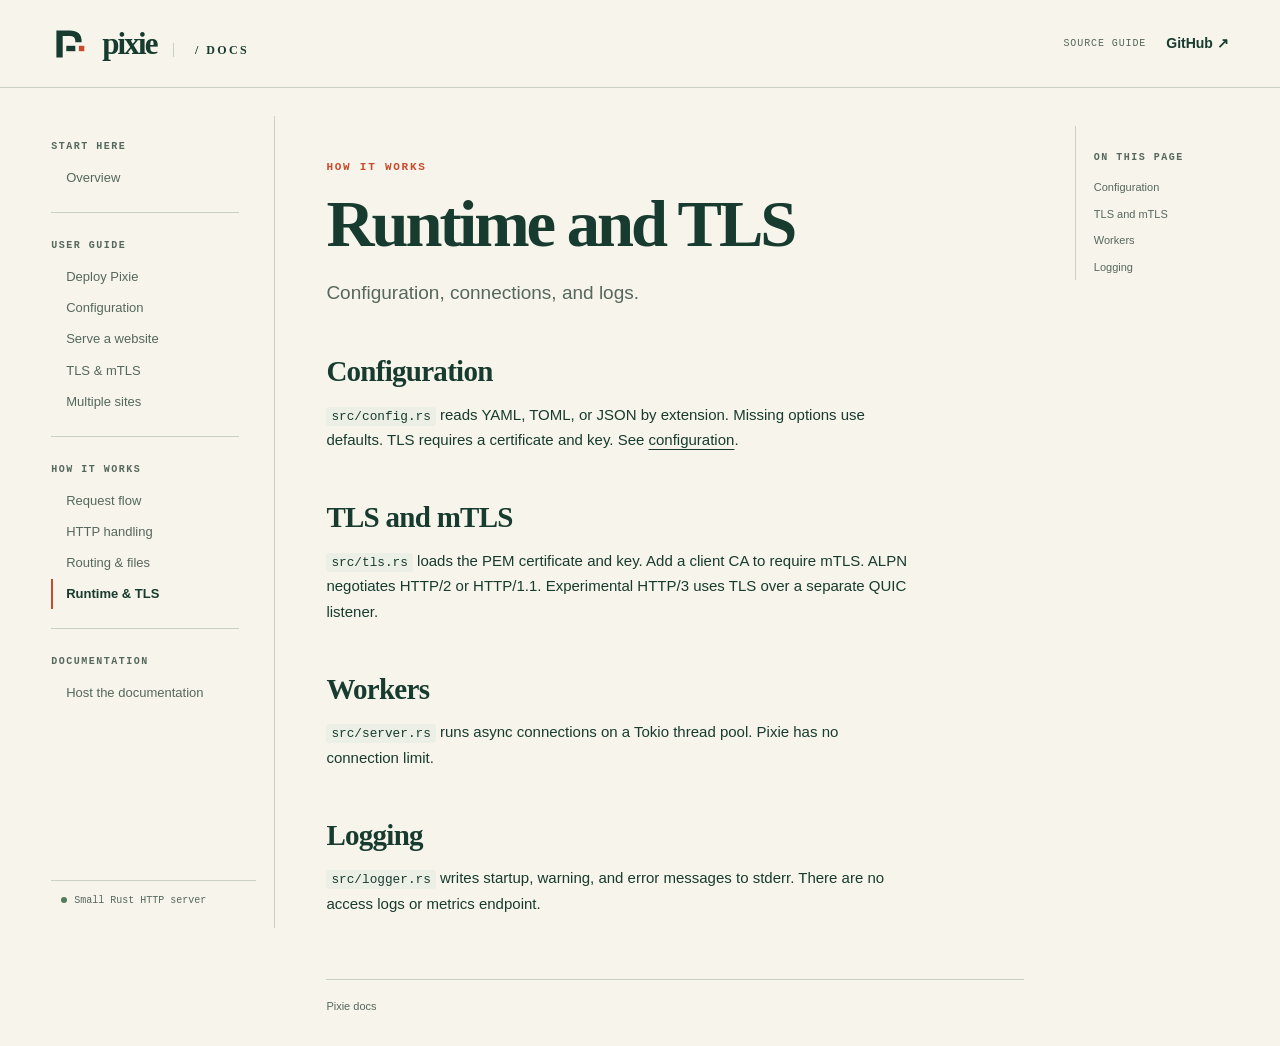
<file: docs/feature-runtime.html>
<!doctype html>
<html lang="en">
<head>
<meta charset="utf-8">
<meta name="viewport" content="width=device-width, initial-scale=1">
<meta name="description" content="Configuration, TLS, concurrency, and logs.">
<meta name="theme-color" content="#f7f4eb">
<title>Runtime and TLS · Pixie docs</title>
<link rel="icon" href="assets/mark.svg" type="image/svg+xml">
<link rel="stylesheet" href="assets/style.css">
<script src="assets/site.js" defer>
</script>
</head>
<body>
<a class="skip" href="#content">Skip to content</a>
<header class="topbar">
<a class="brand" href="index.html">
<img src="assets/mark.svg" width="32" height="32" alt="">
<span>pixie<span class="brand-sub"> / docs</span>
</span>
</a>
<div class="top-actions">
<span class="version">SOURCE GUIDE</span>
<a href="https://github.com/laflut3/Pixie">GitHub ↗</a>
<button class="menu-button" aria-expanded="false" aria-controls="sidebar">Menu</button>
</div>
</header>
<div class="layout">
<aside id="sidebar" class="sidebar">
<nav aria-label="Documentation">
<div class="nav-group">
<p>Start here</p>
<a href="index.html">Overview</a>
</div>
<div class="nav-group">
<p>User guide</p>
<a href="deploy.html">Deploy Pixie</a>
<a href="configure.html">Configuration</a>
<a href="serve.html">Serve a website</a>
<a href="security.html">TLS &amp; mTLS</a>
<a href="sites.html">Multiple sites</a>
</div>
<div class="nav-group">
<p>How it works</p>
<a href="architecture.html">Request flow</a>
<a href="feature-http.html">HTTP handling</a>
<a href="feature-routing.html">Routing &amp; files</a>
<a aria-current="page" href="feature-runtime.html">Runtime &amp; TLS</a>
</div>
<div class="nav-group">
<p>Documentation</p>
<a href="publish.html">Host the documentation</a>
</div>
</nav>
<div class="sidebar-foot">
<span class="status-dot">
</span>Small Rust HTTP server</div>
</aside>
<main id="content" tabindex="-1">
<div class="eyebrow">How it works</div>
<h1>Runtime and TLS</h1>
<p class="lead">Configuration, connections, and logs.</p>
<article>
<h2 id="configuration">Configuration</h2>
<p>
<code>src/config.rs</code> reads YAML, TOML, or JSON by extension. Missing options use defaults. TLS requires a certificate and key. See <a href="configure.html">configuration</a>.</p>
<h2 id="tls">TLS and mTLS</h2>
<p>
<code>src/tls.rs</code> loads the PEM certificate and key. Add a client CA to require mTLS. ALPN negotiates HTTP/2 or HTTP/1.1. Experimental HTTP/3 uses TLS over a separate QUIC listener.</p>
<h2 id="concurrency">Workers</h2>
<p>
<code>src/server.rs</code> runs async connections on a Tokio thread pool. Pixie has no connection limit.</p>
<h2 id="logging">Logging</h2>
<p>
<code>src/logger.rs</code> writes startup, warning, and error messages to stderr. There are no access logs or metrics endpoint.</p>
</article>
<footer>Pixie docs</footer>
</main>
<aside class="toc">
<p>ON THIS PAGE</p>
<nav aria-label="On this page">
<a href="#configuration">Configuration</a>
<a href="#tls">TLS and mTLS</a>
<a href="#concurrency">Workers</a>
<a href="#logging">Logging</a>
</nav>
</aside>
</div>
</body>
</html>
</file>
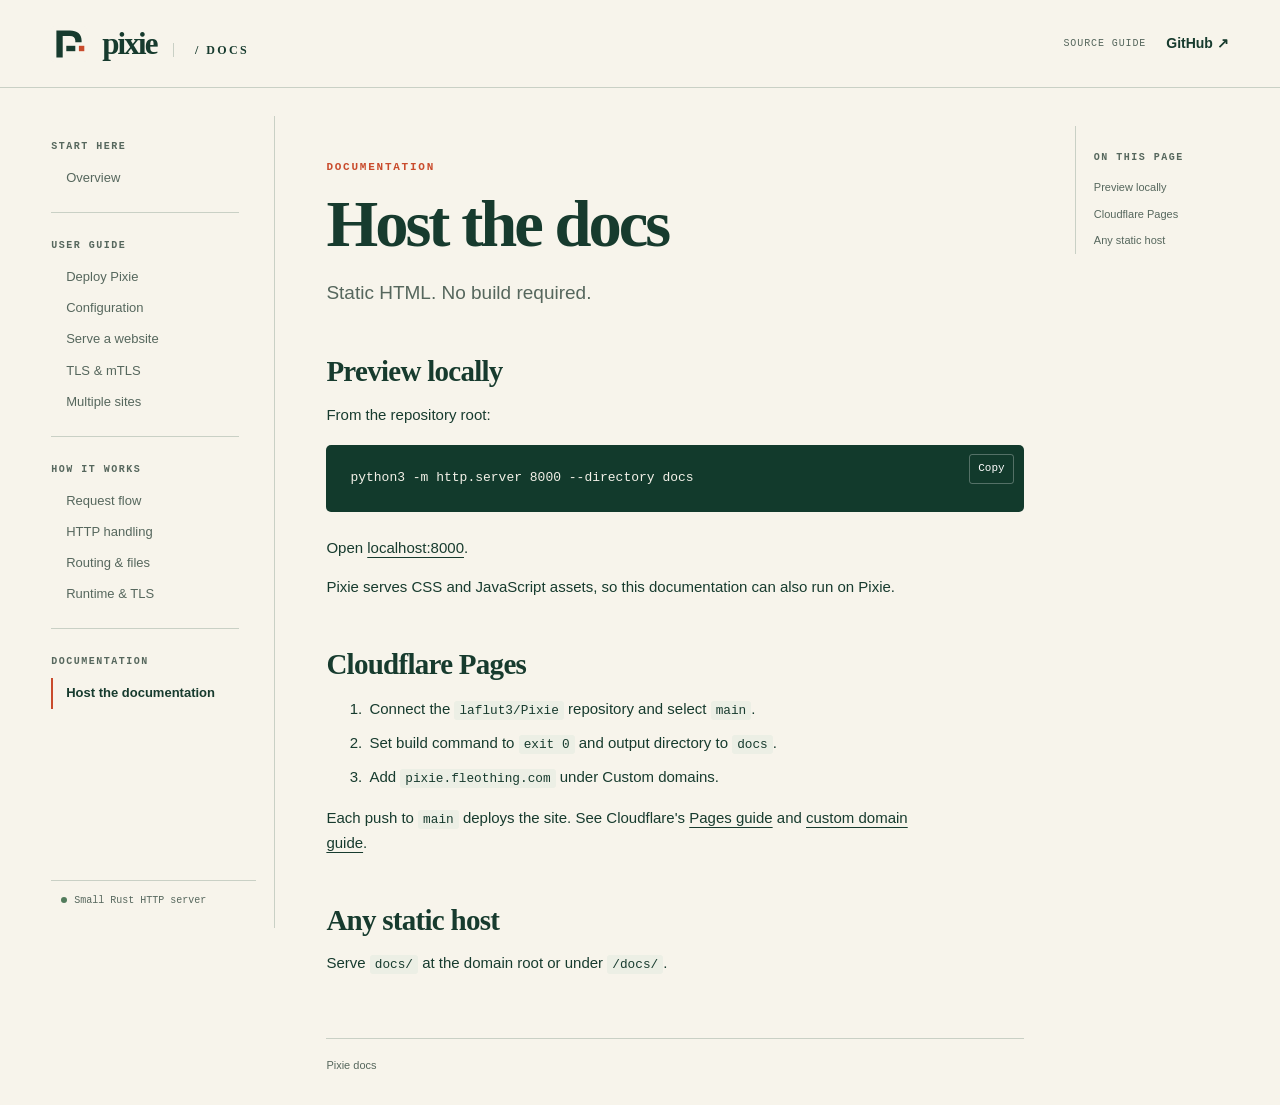
<file: docs/publish.html>
<!doctype html>
<html lang="en">
<head>
<meta charset="utf-8">
<meta name="viewport" content="width=device-width, initial-scale=1">
<meta name="description" content="Preview the static documentation locally or deploy it to a static host.">
<meta name="theme-color" content="#f7f4eb">
<title>Host the docs · Pixie docs</title>
<link rel="icon" href="assets/mark.svg" type="image/svg+xml">
<link rel="stylesheet" href="assets/style.css">
<script src="assets/site.js" defer>
</script>
</head>
<body>
<a class="skip" href="#content">Skip to content</a>
<header class="topbar">
<a class="brand" href="index.html">
<img src="assets/mark.svg" width="32" height="32" alt="">
<span>pixie<span class="brand-sub"> / docs</span>
</span>
</a>
<div class="top-actions">
<span class="version">SOURCE GUIDE</span>
<a href="https://github.com/laflut3/Pixie">GitHub ↗</a>
<button class="menu-button" aria-expanded="false" aria-controls="sidebar">Menu</button>
</div>
</header>
<div class="layout">
<aside id="sidebar" class="sidebar">
<nav aria-label="Documentation">
<div class="nav-group">
<p>Start here</p>
<a href="index.html">Overview</a>
</div>
<div class="nav-group">
<p>User guide</p>
<a href="deploy.html">Deploy Pixie</a>
<a href="configure.html">Configuration</a>
<a href="serve.html">Serve a website</a>
<a href="security.html">TLS &amp; mTLS</a>
<a href="sites.html">Multiple sites</a>
</div>
<div class="nav-group">
<p>How it works</p>
<a href="architecture.html">Request flow</a>
<a href="feature-http.html">HTTP handling</a>
<a href="feature-routing.html">Routing &amp; files</a>
<a href="feature-runtime.html">Runtime &amp; TLS</a>
</div>
<div class="nav-group">
<p>Documentation</p>
<a aria-current="page" href="publish.html">Host the documentation</a>
</div>
</nav>
<div class="sidebar-foot">
<span class="status-dot">
</span>Small Rust HTTP server</div>
</aside>
<main id="content" tabindex="-1">
<div class="eyebrow">Documentation</div>
<h1>Host the docs</h1>
<p class="lead">Static HTML. No build required.</p>
<article>
<h2 id="preview">Preview locally</h2>
<p>From the repository root:</p>
<pre>
<code>python3 -m http.server 8000 --directory docs</code>
</pre>
<p>Open <a href="http://localhost:8000/">localhost:8000</a>.</p>
<p>Pixie serves CSS and JavaScript assets, so this documentation can also run on Pixie.</p>
<h2 id="cloudflare">Cloudflare Pages</h2>
<ol>
<li>Connect the <code>laflut3/Pixie</code> repository and select <code>main</code>.</li>
<li>Set build command to <code>exit 0</code> and output directory to <code>docs</code>.</li>
<li>Add <code>pixie.fleothing.com</code> under Custom domains.</li>
</ol>
<p>Each push to <code>main</code> deploys the site. See Cloudflare's <a href="https://developers.cloudflare.com/pages/framework-guides/deploy-anything/">Pages guide</a> and <a href="https://developers.cloudflare.com/pages/configuration/custom-domains/">custom domain guide</a>.</p>
<h2 id="other-hosts">Any static host</h2>
<p>Serve <code>docs/</code> at the domain root or under <code>/docs/</code>.</p>
</article>
<footer>Pixie docs</footer>
</main>
<aside class="toc">
<p>ON THIS PAGE</p>
<nav aria-label="On this page">
<a href="#preview">Preview locally</a>
<a href="#cloudflare">Cloudflare Pages</a>
<a href="#other-hosts">Any static host</a>
</nav>
</aside>
</div>
</body>
</html>
</file>
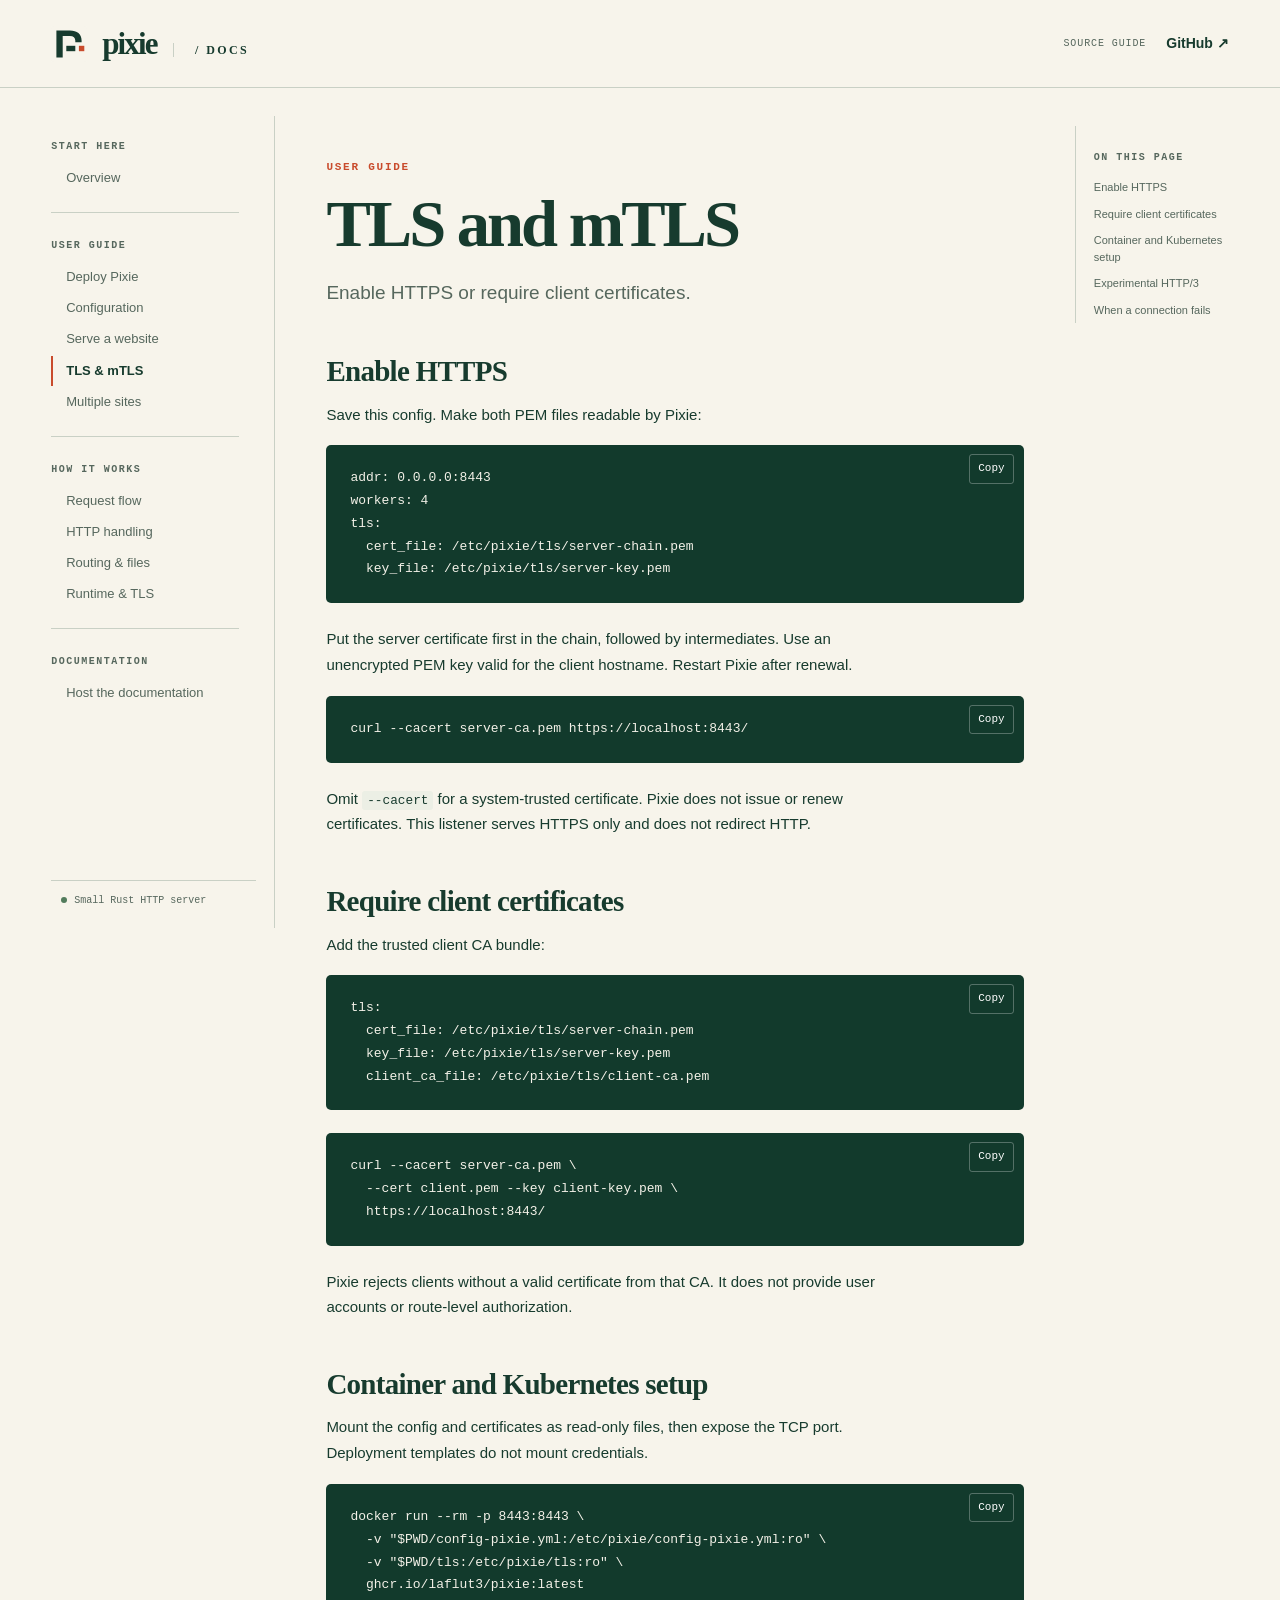
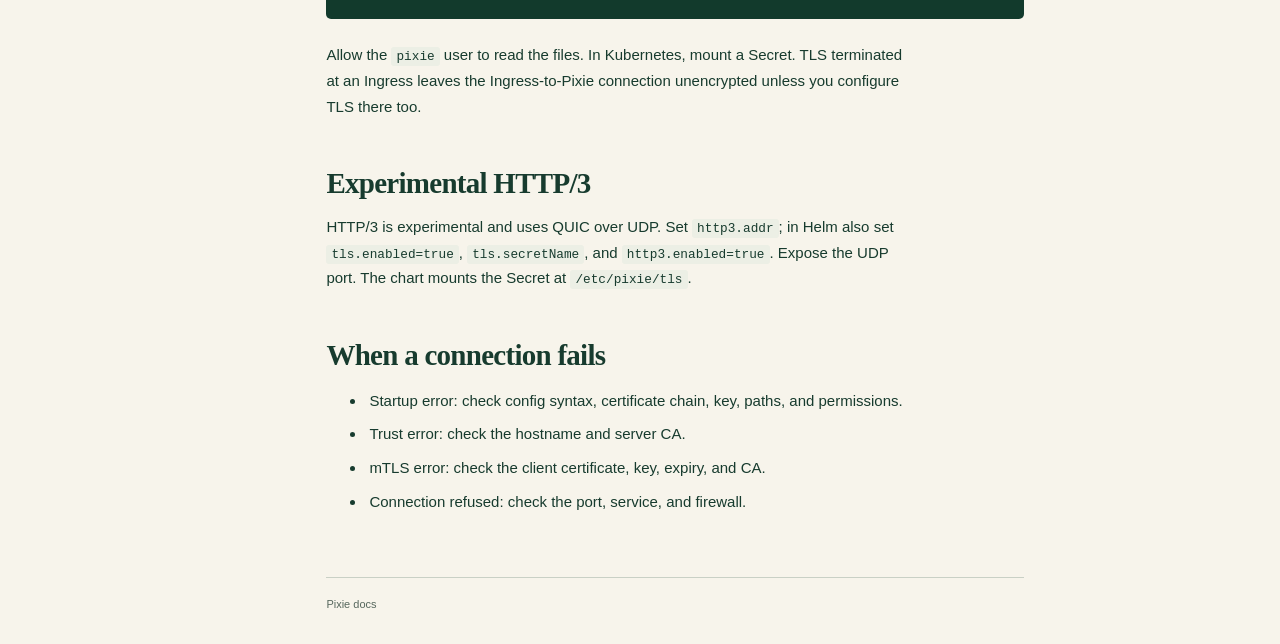
<file: docs/security.html>
<!doctype html>
<html lang="en">
<head>
<meta charset="utf-8">
<meta name="viewport" content="width=device-width, initial-scale=1">
<meta name="description" content="Enable server TLS, then optionally require a certificate from every client.">
<meta name="theme-color" content="#f7f4eb">
<title>TLS and mTLS · Pixie docs</title>
<link rel="icon" href="assets/mark.svg" type="image/svg+xml">
<link rel="stylesheet" href="assets/style.css">
<script src="assets/site.js" defer>
</script>
</head>
<body>
<a class="skip" href="#content">Skip to content</a>
<header class="topbar">
<a class="brand" href="index.html">
<img src="assets/mark.svg" width="32" height="32" alt="">
<span>pixie<span class="brand-sub"> / docs</span>
</span>
</a>
<div class="top-actions">
<span class="version">SOURCE GUIDE</span>
<a href="https://github.com/laflut3/Pixie">GitHub ↗</a>
<button class="menu-button" aria-expanded="false" aria-controls="sidebar">Menu</button>
</div>
</header>
<div class="layout">
<aside id="sidebar" class="sidebar">
<nav aria-label="Documentation">
<div class="nav-group">
<p>Start here</p>
<a href="index.html">Overview</a>
</div>
<div class="nav-group">
<p>User guide</p>
<a href="deploy.html">Deploy Pixie</a>
<a href="configure.html">Configuration</a>
<a href="serve.html">Serve a website</a>
<a aria-current="page" href="security.html">TLS &amp; mTLS</a>
<a href="sites.html">Multiple sites</a>
</div>
<div class="nav-group">
<p>How it works</p>
<a href="architecture.html">Request flow</a>
<a href="feature-http.html">HTTP handling</a>
<a href="feature-routing.html">Routing &amp; files</a>
<a href="feature-runtime.html">Runtime &amp; TLS</a>
</div>
<div class="nav-group">
<p>Documentation</p>
<a href="publish.html">Host the documentation</a>
</div>
</nav>
<div class="sidebar-foot">
<span class="status-dot">
</span>Small Rust HTTP server</div>
</aside>
<main id="content" tabindex="-1">
<div class="eyebrow">User guide</div>
<h1>TLS and mTLS</h1>
<p class="lead">Enable HTTPS or require client certificates.</p>
<article>
<h2 id="tls">Enable HTTPS</h2>
<p>Save this config. Make both PEM files readable by Pixie:</p>
<pre>
<code>addr: 0.0.0.0:8443
workers: 4
tls:
  cert_file: /etc/pixie/tls/server-chain.pem
  key_file: /etc/pixie/tls/server-key.pem</code>
</pre>
<p>Put the server certificate first in the chain, followed by intermediates. Use an unencrypted PEM key valid for the client hostname. Restart Pixie after renewal.</p>
<pre>
<code>curl --cacert server-ca.pem https://localhost:8443/</code>
</pre>
<p>Omit <code>--cacert</code> for a system-trusted certificate. Pixie does not issue or renew certificates. This listener serves HTTPS only and does not redirect HTTP.</p>
<h2 id="mtls">Require client certificates</h2>
<p>Add the trusted client CA bundle:</p>
<pre>
<code>tls:
  cert_file: /etc/pixie/tls/server-chain.pem
  key_file: /etc/pixie/tls/server-key.pem
  client_ca_file: /etc/pixie/tls/client-ca.pem</code>
</pre>
<pre>
<code>curl --cacert server-ca.pem \
  --cert client.pem --key client-key.pem \
  https://localhost:8443/</code>
</pre>
<p>Pixie rejects clients without a valid certificate from that CA. It does not provide user accounts or route-level authorization.</p>
<h2 id="mounts">Container and Kubernetes setup</h2>
<p>Mount the config and certificates as read-only files, then expose the TCP port. Deployment templates do not mount credentials.</p>
<pre>
<code>docker run --rm -p 8443:8443 \
  -v &quot;$PWD/config-pixie.yml:/etc/pixie/config-pixie.yml:ro&quot; \
  -v &quot;$PWD/tls:/etc/pixie/tls:ro&quot; \
  ghcr.io/laflut3/pixie:latest</code>
</pre>
<p>Allow the <code>pixie</code> user to read the files. In Kubernetes, mount a Secret. TLS terminated at an Ingress leaves the Ingress-to-Pixie connection unencrypted unless you configure TLS there too.</p>
<h2 id="http3">Experimental HTTP/3</h2>
<p>HTTP/3 is experimental and uses QUIC over UDP. Set <code>http3.addr</code>; in Helm also set <code>tls.enabled=true</code>, <code>tls.secretName</code>, and <code>http3.enabled=true</code>. Expose the UDP port. The chart mounts the Secret at <code>/etc/pixie/tls</code>.</p>
<h2 id="troubleshoot">When a connection fails</h2>
<ul>
<li>Startup error: check config syntax, certificate chain, key, paths, and permissions.</li>
<li>Trust error: check the hostname and server CA.</li>
<li>mTLS error: check the client certificate, key, expiry, and CA.</li>
<li>Connection refused: check the port, service, and firewall.</li>
</ul>
</article>
<footer>Pixie docs</footer>
</main>
<aside class="toc">
<p>ON THIS PAGE</p>
<nav aria-label="On this page">
<a href="#tls">Enable HTTPS</a>
<a href="#mtls">Require client certificates</a>
<a href="#mounts">Container and Kubernetes setup</a>
<a href="#http3">Experimental HTTP/3</a>
<a href="#troubleshoot">When a connection fails</a>
</nav>
</aside>
</div>
</body>
</html>
</file>
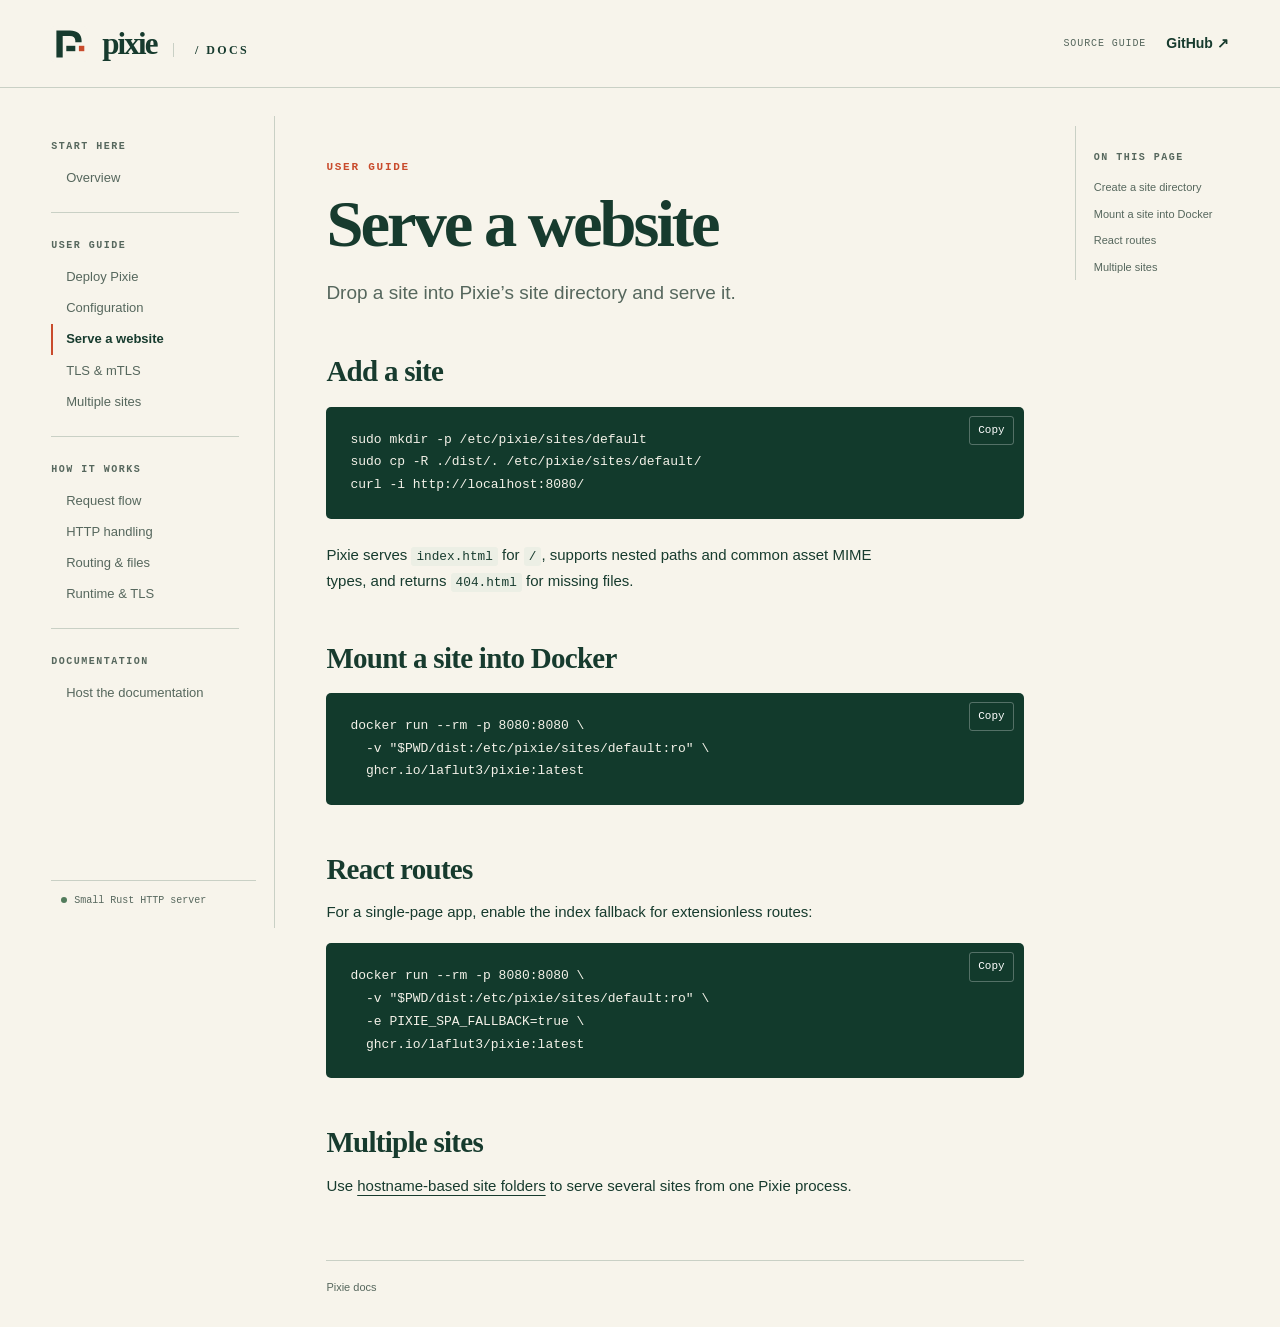
<file: docs/serve.html>
<!doctype html>
<html lang="en">
<head>
<meta charset="utf-8">
<meta name="viewport" content="width=device-width, initial-scale=1">
<meta name="description" content="Serve HTML, CSS, JavaScript, images, and other static assets with Pixie.">
<meta name="theme-color" content="#f7f4eb">
<title>Serve a website · Pixie docs</title>
<link rel="icon" href="assets/mark.svg" type="image/svg+xml">
<link rel="stylesheet" href="assets/style.css">
<script src="assets/site.js" defer>
</script>
</head>
<body>
<a class="skip" href="#content">Skip to content</a>
<header class="topbar">
<a class="brand" href="index.html">
<img src="assets/mark.svg" width="32" height="32" alt="">
<span>pixie<span class="brand-sub"> / docs</span>
</span>
</a>
<div class="top-actions">
<span class="version">SOURCE GUIDE</span>
<a href="https://github.com/laflut3/Pixie">GitHub ↗</a>
<button class="menu-button" aria-expanded="false" aria-controls="sidebar">Menu</button>
</div>
</header>
<div class="layout">
<aside id="sidebar" class="sidebar">
<nav aria-label="Documentation">
<div class="nav-group">
<p>Start here</p>
<a href="index.html">Overview</a>
</div>
<div class="nav-group">
<p>User guide</p>
<a href="deploy.html">Deploy Pixie</a>
<a href="configure.html">Configuration</a>
<a aria-current="page" href="serve.html">Serve a website</a>
<a href="security.html">TLS &amp; mTLS</a>
<a href="sites.html">Multiple sites</a>
</div>
<div class="nav-group">
<p>How it works</p>
<a href="architecture.html">Request flow</a>
<a href="feature-http.html">HTTP handling</a>
<a href="feature-routing.html">Routing &amp; files</a>
<a href="feature-runtime.html">Runtime &amp; TLS</a>
</div>
<div class="nav-group">
<p>Documentation</p>
<a href="publish.html">Host the documentation</a>
</div>
</nav>
<div class="sidebar-foot">
<span class="status-dot">
</span>Small Rust HTTP server</div>
</aside>
<main id="content" tabindex="-1">
<div class="eyebrow">User guide</div>
<h1>Serve a website</h1>
<p class="lead">Drop a site into Pixie’s site directory and serve it.</p>
<article>
<h2 id="files">Add a site</h2>
<pre>
<code>sudo mkdir -p /etc/pixie/sites/default
sudo cp -R ./dist/. /etc/pixie/sites/default/
curl -i http://localhost:8080/</code>
</pre>
<p>Pixie serves <code>index.html</code> for <code>/</code>, supports nested paths and common asset MIME types, and returns <code>404.html</code> for missing files.</p>
<h2 id="container">Mount a site into Docker</h2>
<pre>
<code>docker run --rm -p 8080:8080 \
  -v &quot;$PWD/dist:/etc/pixie/sites/default:ro&quot; \
  ghcr.io/laflut3/pixie:latest</code>
</pre>
<h2 id="react">React routes</h2>
<p>For a single-page app, enable the index fallback for extensionless routes:</p>
<pre><code>docker run --rm -p 8080:8080 \
  -v "$PWD/dist:/etc/pixie/sites/default:ro" \
  -e PIXIE_SPA_FALLBACK=true \
  ghcr.io/laflut3/pixie:latest</code></pre>
<h2 id="next">Multiple sites</h2>
<p>Use <a href="sites.html">hostname-based site folders</a> to serve several sites from one Pixie process.</p>
</article>
<footer>Pixie docs</footer>
</main>
<aside class="toc">
<p>ON THIS PAGE</p>
<nav aria-label="On this page">
<a href="#files">Create a site directory</a>
<a href="#container">Mount a site into Docker</a>
<a href="#react">React routes</a>
<a href="#next">Multiple sites</a>
</nav>
</aside>
</div>
</body>
</html>
</file>
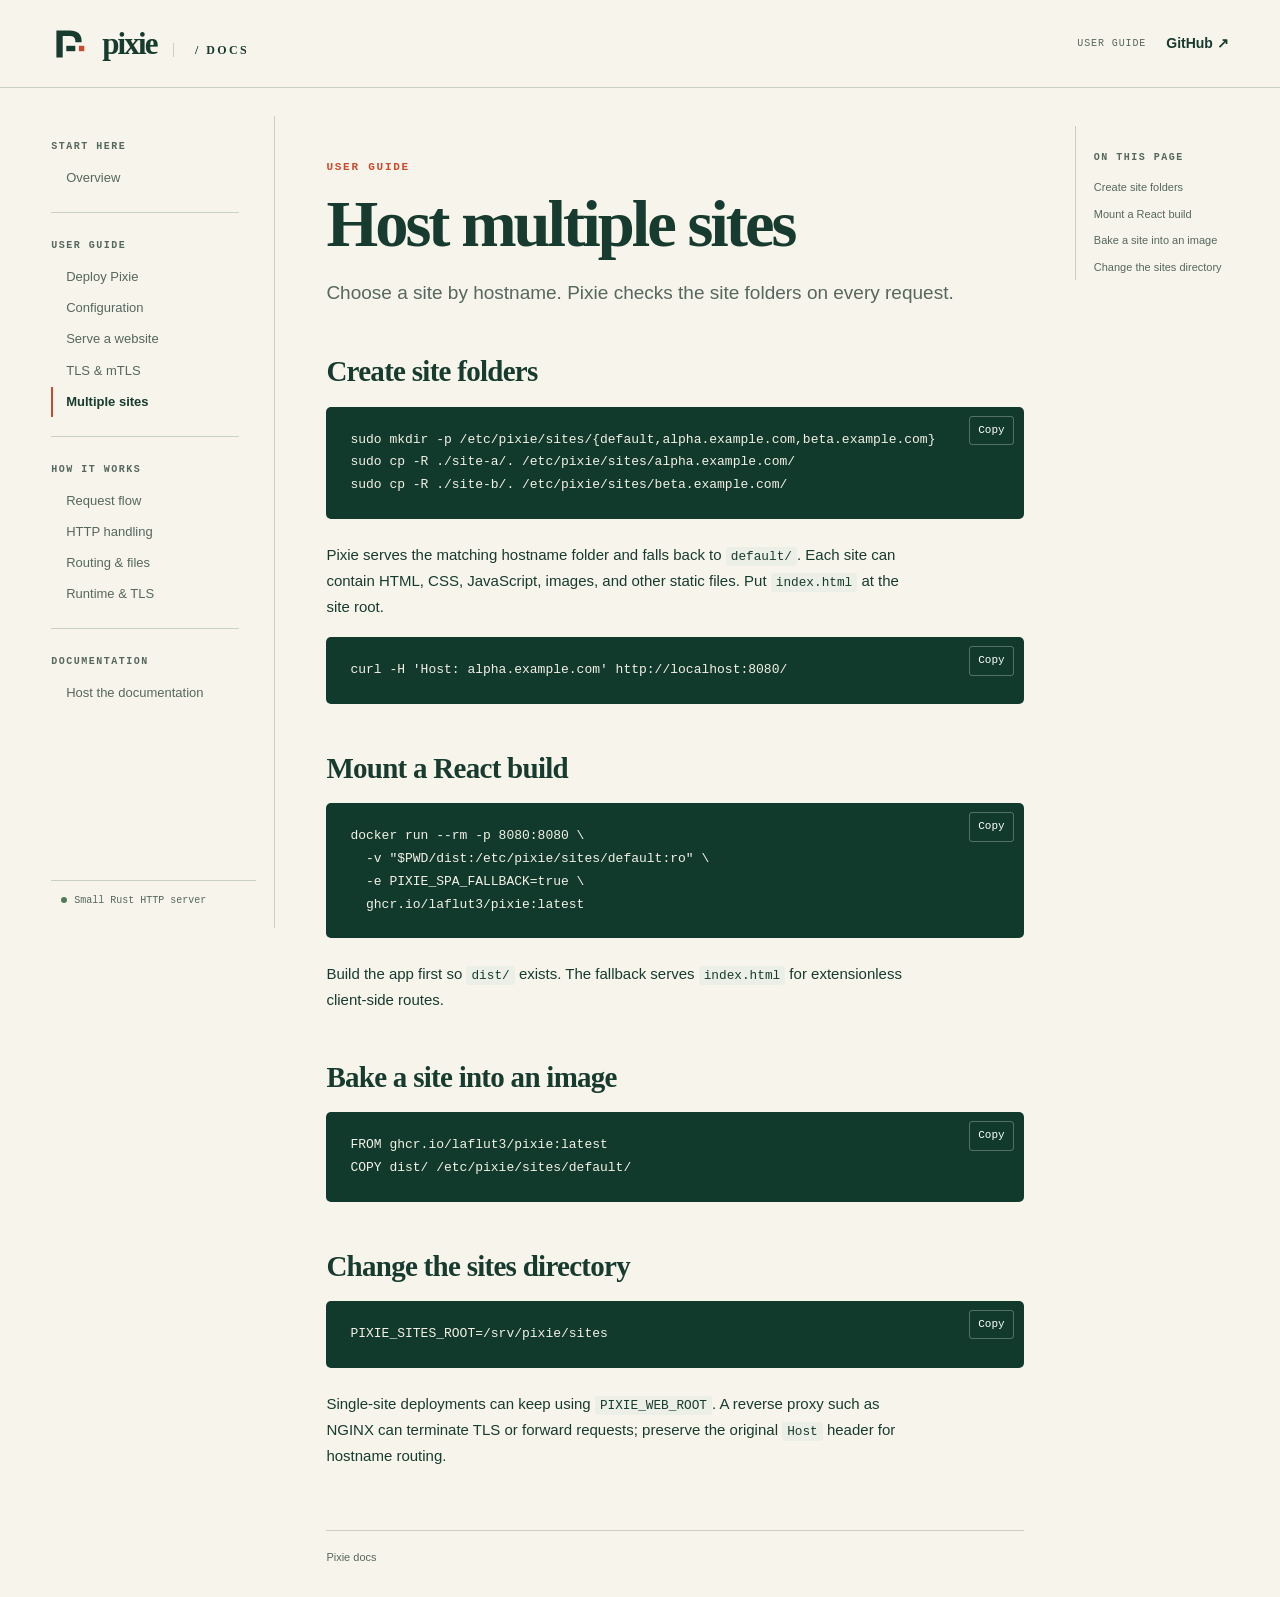
<file: docs/sites.html>
<!doctype html>
<html lang="en">
<head>
<meta charset="utf-8">
<meta name="viewport" content="width=device-width, initial-scale=1">
<meta name="description" content="Serve multiple static sites by hostname, or mount a React build.">
<meta name="theme-color" content="#f7f4eb">
<title>Multiple sites · Pixie docs</title>
<link rel="icon" href="assets/mark.svg" type="image/svg+xml">
<link rel="stylesheet" href="assets/style.css">
<script src="assets/site.js" defer></script>
</head>
<body>
<a class="skip" href="#content">Skip to content</a>
<header class="topbar">
<a class="brand" href="index.html"><img src="assets/mark.svg" width="32" height="32" alt=""><span>pixie<span class="brand-sub"> / docs</span></span></a>
<div class="top-actions"><span class="version">USER GUIDE</span><a href="https://github.com/laflut3/Pixie">GitHub ↗</a><button class="menu-button" aria-expanded="false" aria-controls="sidebar">Menu</button></div>
</header>
<div class="layout">
<aside id="sidebar" class="sidebar"><nav aria-label="Documentation">
<div class="nav-group"><p>Start here</p><a href="index.html">Overview</a></div>
<div class="nav-group"><p>User guide</p><a href="deploy.html">Deploy Pixie</a><a href="configure.html">Configuration</a><a href="serve.html">Serve a website</a><a href="security.html">TLS &amp; mTLS</a><a aria-current="page" href="sites.html">Multiple sites</a></div>
<div class="nav-group"><p>How it works</p><a href="architecture.html">Request flow</a><a href="feature-http.html">HTTP handling</a><a href="feature-routing.html">Routing &amp; files</a><a href="feature-runtime.html">Runtime &amp; TLS</a></div>
<div class="nav-group"><p>Documentation</p><a href="publish.html">Host the documentation</a></div>
</nav><div class="sidebar-foot"><span class="status-dot"></span>Small Rust HTTP server</div></aside>
<main id="content" tabindex="-1">
<div class="eyebrow">User guide</div><h1>Host multiple sites</h1>
<p class="lead">Choose a site by hostname. Pixie checks the site folders on every request.</p>
<article>
<h2 id="folders">Create site folders</h2>
<pre><code>sudo mkdir -p /etc/pixie/sites/{default,alpha.example.com,beta.example.com}
sudo cp -R ./site-a/. /etc/pixie/sites/alpha.example.com/
sudo cp -R ./site-b/. /etc/pixie/sites/beta.example.com/</code></pre>
<p>Pixie serves the matching hostname folder and falls back to <code>default/</code>. Each site can contain HTML, CSS, JavaScript, images, and other static files. Put <code>index.html</code> at the site root.</p>
<pre><code>curl -H 'Host: alpha.example.com' http://localhost:8080/</code></pre>
<h2 id="react">Mount a React build</h2>
<pre><code>docker run --rm -p 8080:8080 \
  -v "$PWD/dist:/etc/pixie/sites/default:ro" \
  -e PIXIE_SPA_FALLBACK=true \
  ghcr.io/laflut3/pixie:latest</code></pre>
<p>Build the app first so <code>dist/</code> exists. The fallback serves <code>index.html</code> for extensionless client-side routes.</p>
<h2 id="image">Bake a site into an image</h2>
<pre><code>FROM ghcr.io/laflut3/pixie:latest
COPY dist/ /etc/pixie/sites/default/</code></pre>
<h2 id="paths">Change the sites directory</h2>
<pre><code>PIXIE_SITES_ROOT=/srv/pixie/sites</code></pre>
<p>Single-site deployments can keep using <code>PIXIE_WEB_ROOT</code>. A reverse proxy such as NGINX can terminate TLS or forward requests; preserve the original <code>Host</code> header for hostname routing.</p>
</article>
<footer>Pixie docs</footer>
</main>
<aside class="toc"><p>ON THIS PAGE</p><nav aria-label="On this page"><a href="#folders">Create site folders</a><a href="#react">Mount a React build</a><a href="#image">Bake a site into an image</a><a href="#paths">Change the sites directory</a></nav></aside>
</div>
</body>
</html>
</file>
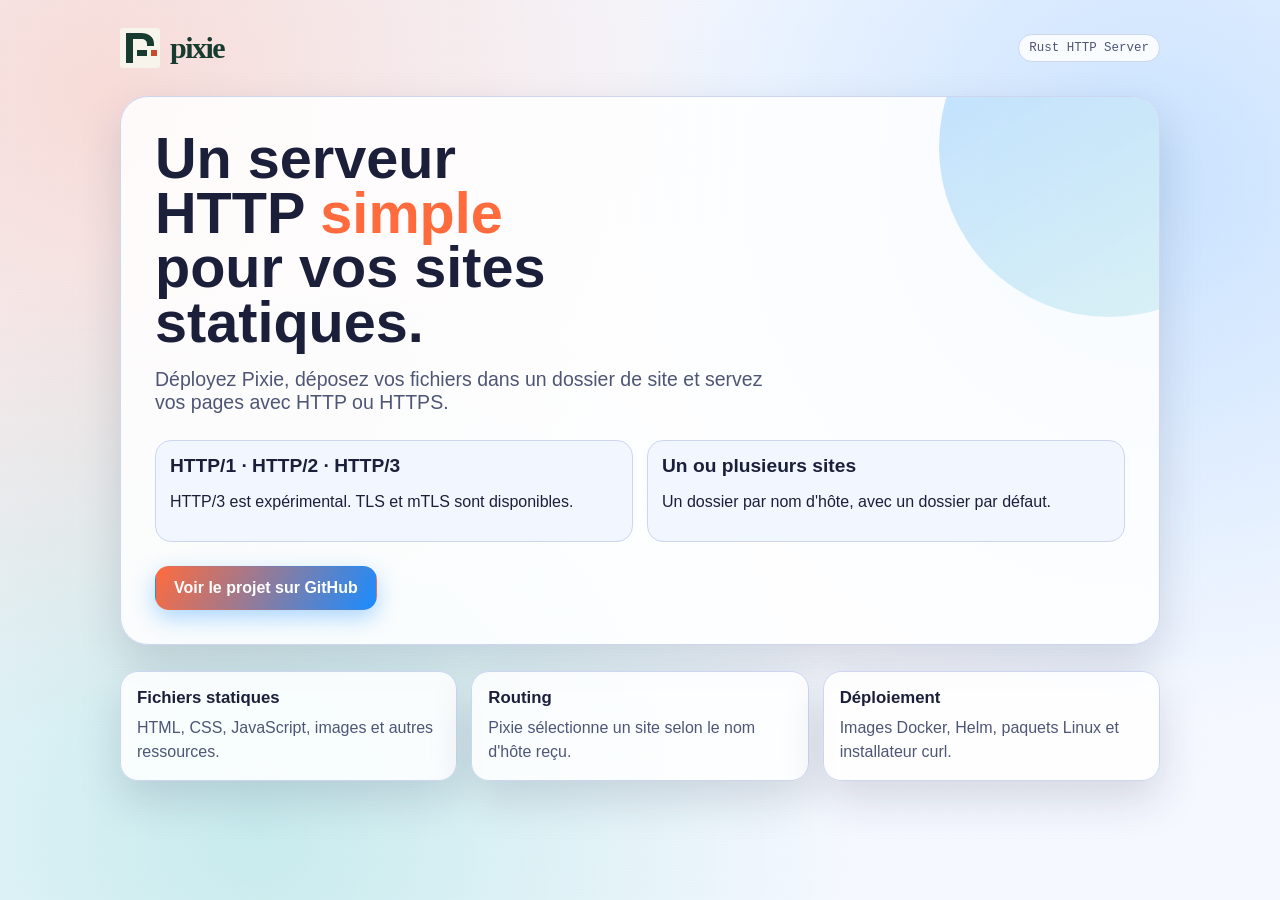
<file: web/hello.html>
<!doctype html>
<html lang="fr">
  <head>
    <meta charset="utf-8" />
    <meta name="viewport" content="width=device-width, initial-scale=1" />
    <title>Pixie | Serveur HTTP en Rust</title>
    <link rel="icon" type="image/svg+xml" href="data:image/svg+xml,%3Csvg xmlns='http://www.w3.org/2000/svg' viewBox='0 0 40 40'%3E%3Crect width='40' height='40' rx='3' fill='%23f7f4eb'/%3E%3Cpath fill='%23173b2e' d='M6 35V5h15c8 0 13 4 13 11v2h-7v-2c0-3-2-5-6-5h-8v24H6Z'/%3E%3Cpath fill='%23173b2e' d='M17 22h10v6H17z'/%3E%3Cpath fill='%23c94b2c' d='M31 22h6v6h-6z'/%3E%3C/svg%3E" />
    <style>
      :root {
        --bg: #f5f8ff;
        --ink: #1c1f3a;
        --ink-soft: #4f5675;
        --panel: #ffffffd9;
        --line: #cdd5ef;
        --accent: #ff6b3d;
        --accent-2: #1a8cff;
        --accent-3: #11b8a6;
        --shadow: 0 18px 44px rgba(28, 31, 58, 0.15);
      }

      * {
        box-sizing: border-box;
      }

      body {
        margin: 0;
        font-family: "Avenir Next", "Trebuchet MS", "Gill Sans", sans-serif;
        background:
          radial-gradient(circle at 8% 10%, rgba(255, 107, 61, 0.2), transparent 45%),
          radial-gradient(circle at 90% 20%, rgba(26, 140, 255, 0.2), transparent 40%),
          radial-gradient(circle at 20% 92%, rgba(17, 184, 166, 0.2), transparent 45%),
          var(--bg);
        color: var(--ink);
        min-height: 100vh;
      }

      .grain {
        position: fixed;
        inset: 0;
        pointer-events: none;
        background-image: radial-gradient(rgba(0, 0, 0, 0.05) 0.5px, transparent 0.5px);
        background-size: 3px 3px;
        opacity: 0.2;
      }

      .layout {
        max-width: 1080px;
        margin: 0 auto;
        padding: 28px 20px 56px;
        position: relative;
      }

      .topbar {
        display: flex;
        align-items: center;
        justify-content: space-between;
        margin-bottom: 28px;
      }

      .brand {
        display: inline-flex;
        gap: 10px;
        align-items: center;
        color: #173b2e;
        font-family: Georgia, "Times New Roman", serif;
        font-size: 30px;
        font-weight: 700;
        letter-spacing: -0.05em;
      }

      .logo {
        width: 40px;
        height: 40px;
        flex: none;
      }

      .badge {
        font-family: "Courier New", "Menlo", monospace;
        font-size: 0.78rem;
        color: var(--ink-soft);
        border: 1px solid var(--line);
        border-radius: 999px;
        padding: 6px 10px;
        background: var(--panel);
      }

      .hero {
        background: var(--panel);
        border: 1px solid var(--line);
        border-radius: 28px;
        padding: 34px;
        box-shadow: var(--shadow);
        overflow: hidden;
        position: relative;
      }

      .hero::after {
        content: "";
        position: absolute;
        width: 340px;
        height: 340px;
        right: -120px;
        top: -120px;
        border-radius: 50%;
        background: linear-gradient(150deg, rgba(26, 140, 255, 0.28), rgba(17, 184, 166, 0.12));
      }

      h1 {
        margin: 0;
        font-size: clamp(2rem, 5vw, 3.6rem);
        line-height: 0.95;
        max-width: 14ch;
      }

      .accent {
        color: var(--accent);
      }

      .lead {
        margin: 18px 0 0;
        color: var(--ink-soft);
        font-size: clamp(1rem, 2vw, 1.22rem);
        max-width: 56ch;
      }

      .hero-grid {
        margin-top: 26px;
        display: grid;
        grid-template-columns: 1fr 1fr;
        gap: 14px;
      }

      .stat {
        background: #f2f6ff;
        border: 1px solid var(--line);
        border-radius: 16px;
        padding: 14px;
      }

      .stat b {
        font-size: 1.2rem;
      }

      .cards {
        margin-top: 26px;
        display: grid;
        grid-template-columns: repeat(3, minmax(0, 1fr));
        gap: 14px;
      }

      .card {
        background: var(--panel);
        border: 1px solid var(--line);
        border-radius: 18px;
        padding: 16px;
        box-shadow: var(--shadow);
      }

      .card h3 {
        margin: 0 0 8px;
        font-size: 1.05rem;
      }

      .card p {
        margin: 0;
        color: var(--ink-soft);
        line-height: 1.5;
      }

      .cta {
        margin-top: 24px;
        display: inline-flex;
        align-items: center;
        gap: 10px;
        padding: 12px 18px;
        border-radius: 14px;
        border: 1px solid transparent;
        text-decoration: none;
        color: #fff;
        background: linear-gradient(120deg, var(--accent), var(--accent-2));
        font-weight: 700;
        box-shadow: 0 8px 22px rgba(26, 140, 255, 0.35);
        transition: transform 180ms ease, box-shadow 180ms ease;
      }

      .cta:hover {
        transform: translateY(-2px);
        box-shadow: 0 12px 28px rgba(26, 140, 255, 0.45);
      }

      .reveal {
        opacity: 0;
        transform: translateY(14px);
        animation: rise 700ms ease forwards;
      }

      .delay-1 { animation-delay: 110ms; }
      .delay-2 { animation-delay: 220ms; }
      .delay-3 { animation-delay: 330ms; }

      @keyframes rise {
        to {
          opacity: 1;
          transform: translateY(0);
        }
      }

      @media (max-width: 860px) {
        .hero {
          padding: 24px;
        }

        .hero-grid {
          grid-template-columns: 1fr;
        }

        .cards {
          grid-template-columns: 1fr;
        }
      }
    </style>
  </head>
  <body>
    <div class="grain" aria-hidden="true"></div>
    <main class="layout">
      <header class="topbar reveal">
        <div class="brand">
          <svg class="logo" viewBox="0 0 40 40" aria-hidden="true" focusable="false">
            <rect width="40" height="40" rx="3" fill="#f7f4eb"/>
            <path fill="#173b2e" d="M6 35V5h15c8 0 13 4 13 11v2h-7v-2c0-3-2-5-6-5h-8v24H6Z"/>
            <path fill="#173b2e" d="M17 22h10v6H17z"/>
            <path fill="#c94b2c" d="M31 22h6v6h-6z"/>
          </svg>
          <span>pixie</span>
        </div>
        <span class="badge">Rust HTTP Server</span>
      </header>

      <section class="hero reveal delay-1">
        <h1>Un serveur HTTP <span class="accent">simple</span> pour vos sites statiques.</h1>
        <p class="lead">
          Déployez Pixie, déposez vos fichiers dans un dossier de site et servez vos pages avec HTTP ou HTTPS.
        </p>

        <div class="hero-grid">
          <article class="stat">
            <b>HTTP/1 · HTTP/2 · HTTP/3</b>
            <p>HTTP/3 est expérimental. TLS et mTLS sont disponibles.</p>
          </article>
          <article class="stat">
            <b>Un ou plusieurs sites</b>
            <p>Un dossier par nom d'hôte, avec un dossier par défaut.</p>
          </article>
        </div>

        <a class="cta" href="https://github.com/laflut3/Pixie" target="_blank" rel="noreferrer">Voir le projet sur GitHub</a>
      </section>

      <section class="cards">
        <article class="card reveal delay-1">
          <h3>Fichiers statiques</h3>
          <p>HTML, CSS, JavaScript, images et autres ressources.</p>
        </article>
        <article class="card reveal delay-2">
          <h3>Routing</h3>
          <p>Pixie sélectionne un site selon le nom d'hôte reçu.</p>
        </article>
        <article class="card reveal delay-3">
          <h3>Déploiement</h3>
          <p>Images Docker, Helm, paquets Linux et installateur curl.</p>
        </article>
      </section>
    </main>
  </body>
</html>
</file>
<file: docs/assets/style.css>
:root {
  color-scheme: light;
  --paper: #f7f4eb;
  --surface: #fffdf7;
  --ink: #173b2e;
  --muted: #56675d;
  --line: #c9d0c5;
  --accent: #c94b2c;
  --soft: #ecefe5;
  --code: #123a2c;
  --mono: "SFMono-Regular", Consolas, "Liberation Mono", monospace;
  --serif: Georgia, "Times New Roman", serif;
}

* { box-sizing: border-box; }
html { scroll-behavior: smooth; scroll-padding-top: 100px; }
body { margin: 0; background: var(--paper); color: var(--ink); font-family: "Avenir Next", Avenir, "Segoe UI", sans-serif; font-size: 16px; line-height: 1.72; }
a { color: var(--ink); text-underline-offset: 4px; }
a:hover { color: var(--accent); }
button { font: inherit; }
a:focus-visible, button:focus-visible { outline: 3px solid var(--accent); outline-offset: 4px; border-radius: 3px; }

.skip { position: fixed; top: -80px; left: 16px; z-index: 10; padding: 10px 16px; background: var(--ink); color: white; }
.skip:focus { top: 12px; }
.topbar { position: sticky; top: 0; z-index: 3; display: flex; align-items: center; justify-content: space-between; gap: 20px; min-height: 88px; padding: 10px clamp(20px, 4vw, 64px); background: rgba(247,244,235,.96); border-bottom: 1px solid var(--line); backdrop-filter: blur(12px); }
.brand { display: inline-flex; align-items: center; gap: 15px; text-decoration: none; color: var(--ink); }
.brand img { width: 36px; height: 36px; }
.brand>span { font-family: var(--serif); font-size: 31px; font-weight: 700; letter-spacing: -.06em; }
.brand-sub { margin-left: 16px; padding-left: 16px; border-left: 1px solid var(--line); font-family: inherit; font-size: 12px; font-weight: 600; letter-spacing: .2em; text-transform: uppercase; }
.top-actions { display: flex; align-items: center; gap: 20px; font-size: 14px; font-weight: 600; }
.top-actions>a { text-decoration: none; }
.version { font: 10px var(--mono); letter-spacing: .09em; color: var(--muted); }
.layout { display: grid; grid-template-columns: 224px minmax(0, 790px) 154px; gap: clamp(28px, 4vw, 60px); max-width: 1510px; margin: 0 auto; padding: 28px clamp(20px, 4vw, 64px) 0; }
.sidebar { position: sticky; top: 88px; align-self: start; height: calc(100dvh - 88px); overflow: auto; display: flex; flex-direction: column; justify-content: space-between; padding: 24px 18px 22px 0; border-right: 1px solid var(--line); }
.nav-group { margin: 0 17px 26px 0; padding-bottom: 18px; border-bottom: 1px solid var(--line); }
.nav-group:last-child { border: 0; }
.nav-group>p, .toc>p { margin: 0 0 9px; color: var(--muted); font: 700 10px/1.4 var(--mono); letter-spacing: .15em; text-transform: uppercase; }
.nav-group a { display: block; margin: 1px 0; padding: 5px 9px 5px 13px; border-left: 2px solid transparent; color: var(--muted); text-decoration: none; font-size: 13px; line-height: 1.55; }
.nav-group a:hover { color: var(--ink); }
.nav-group a[aria-current] { border-color: var(--accent); color: var(--ink); font-weight: 700; }
.sidebar-foot { padding: 14px 10px 0; border-top: 1px solid var(--line); color: var(--muted); font: 10px var(--mono); }
.status-dot { display: inline-block; width: 6px; height: 6px; margin-right: 7px; border-radius: 50%; background: #527c5c; vertical-align: middle; }
main { min-width: 0; padding: 45px 0 0; }
.eyebrow { margin: 0 0 18px; color: var(--accent); font: 700 11px var(--mono); letter-spacing: .16em; text-transform: uppercase; }
h1, h2, h3 { color: var(--ink); font-family: var(--serif); font-weight: 700; text-wrap: balance; }
h1 { max-width: 850px; margin: 0 0 21px; font-size: clamp(42px, 5.2vw, 69px); line-height: .99; letter-spacing: -.045em; }
.lead { max-width: 680px; margin: 0 0 34px; color: var(--muted); font-size: 19px; line-height: 1.55; }
article { font-size: 15px; }
h2 { margin: 48px 0 13px; font-size: 29px; line-height: 1.15; letter-spacing: -.025em; }
h3 { margin: 27px 0 8px; font-size: 21px; line-height: 1.25; }
p { max-width: 70ch; margin: 13px 0; }
li { max-width: 72ch; margin: 8px 0; padding-left: 3px; }
code { padding: 2px 5px; border-radius: 3px; background: var(--soft); font: .85em var(--mono); overflow-wrap: anywhere; }
pre { position: relative; overflow: auto; margin: 18px 0 23px; padding: 22px 24px; border-radius: 5px; background: var(--code); color: #f3f1e8; font: 13px/1.75 var(--mono); }
pre code { padding: 0; background: none; color: inherit; font: inherit; overflow-wrap: normal; }
.copy-button { position: absolute; top: 9px; right: 10px; padding: 4px 8px; border: 1px solid rgba(255,255,255,.28); border-radius: 3px; background: transparent; color: white; font-size: 11px; cursor: pointer; }
.copy-button:hover { background: rgba(255,255,255,.14); }
.callout { margin: 27px 0; padding: 15px 19px; border-left: 3px solid var(--accent); background: #f0ece0; color: var(--ink); }
.callout p { margin: 5px 0 0; color: var(--muted); font-size: 14px; }
.table-wrap { overflow: auto; margin: 22px 0; border-top: 1px solid var(--line); border-bottom: 1px solid var(--line); }
table { width: 100%; border-collapse: collapse; text-align: left; font-size: 13px; }
th { color: var(--muted); font: 700 10px var(--mono); letter-spacing: .1em; text-transform: uppercase; }
th, td { padding: 12px 14px; border-bottom: 1px solid var(--line); vertical-align: top; }
tr:last-child td { border-bottom: 0; }
.hero-note { margin: 0 0 30px; color: var(--muted); font: 11px/1.8 var(--mono); }
.path-grid { display: grid; grid-template-columns: 1fr 1fr; gap: 20px; margin: 30px 0 38px; padding: 22px 0 25px; border-top: 1px solid var(--line); border-bottom: 1px solid var(--line); }
.path-card { display: grid; grid-template-columns: auto 1fr; align-content: start; column-gap: 15px; color: var(--ink); text-decoration: none; }
.path-card:hover h2 { color: var(--accent); }
.step { grid-row: span 3; padding-top: 3px; color: var(--accent); font: 700 21px var(--serif); }
.path-card h2 { margin: 0 0 7px; font-size: 23px; }
.path-card p { margin: 0 0 12px; color: var(--muted); font-size: 13px; line-height: 1.55; }
.card-link { font-size: 12px; font-weight: 700; }
.link-list { padding: 0; list-style: none; }
.link-list li { margin: 0; padding: 0; }
.link-list a { display: flex; justify-content: space-between; gap: 18px; padding: 13px 0; border-bottom: 1px solid var(--line); text-decoration: none; font-size: 14px; }
.link-list span { color: var(--accent); font: 11px var(--mono); white-space: nowrap; }
.toc { position: sticky; top: 126px; align-self: start; max-height: calc(100dvh - 150px); overflow: auto; padding: 25px 0 0 18px; border-left: 1px solid var(--line); font-size: 11px; }
.toc a { display: block; padding: 5px 0; color: var(--muted); text-decoration: none; line-height: 1.5; }
.toc a:hover { color: var(--accent); }
footer { display: flex; justify-content: space-between; gap: 14px; margin-top: 62px; padding: 17px 0 30px; border-top: 1px solid var(--line); color: var(--muted); font-size: 11px; }
.flow { display: flex; align-items: center; justify-content: space-around; flex-wrap: wrap; gap: 12px; margin: 24px 0; padding: 19px; border-top: 1px solid var(--line); border-bottom: 1px solid var(--line); font: 12px var(--mono); }
.flow span { color: var(--accent); }
.timeline { padding-left: 27px; border-left: 1px solid var(--line); list-style: none; counter-reset: steps; }
.timeline li { position: relative; margin: 23px 0; counter-increment: steps; }
.timeline li:before { position: absolute; top: 0; left: -42px; color: var(--accent); content: "0" counter(steps); font: 12px var(--mono); }
.timeline p { margin: 5px 0; color: var(--muted); }
.menu-button { display: none; padding: 5px 10px; border: 1px solid var(--line); border-radius: 3px; background: transparent; color: var(--ink); cursor: pointer; }

@media (max-width: 1200px) { .layout { grid-template-columns: 205px minmax(0, 1fr); gap: 35px; max-width: 1080px; } .toc { display: none; } }
@media (max-width: 800px) {
  .topbar { min-height: 68px; padding: 8px 20px; }
  .brand>span { font-size: 26px; }
  .brand img { width: 31px; height: 31px; }
  .brand-sub { margin-left: 9px; padding-left: 9px; font-size: 10px; }
  .top-actions { gap: 13px; }
  .version { display: none; }
  .menu-button { display: block; }
  .layout { display: block; padding: 0 22px; }
  .sidebar { position: static; height: auto; padding: 14px 0; border: 0; border-bottom: 1px solid var(--line); }
  .sidebar nav { display: grid; grid-template-columns: 1fr 1fr; gap: 10px 20px; }
  .nav-group { margin: 0; padding: 8px 0; }
  .sidebar-foot { display: none; }
  .js .sidebar { display: none; }
  .js .sidebar.is-open { display: block; }
  main { padding-top: 34px; }
  h1 { font-size: clamp(41px, 9vw, 58px); }
  .lead { font-size: 17px; }
  footer { display: block; }
  footer span { display: block; margin-top: 5px; }
}
@media (max-width: 520px) {
  .top-actions>a { font-size: 12px; }
  .path-grid { grid-template-columns: 1fr; gap: 21px; }
  .path-card h2 { font-size: 22px; }
  pre { padding: 28px 15px 18px; font-size: 11px; }
  h1 { font-size: 40px; }
  h2 { font-size: 25px; }
  .sidebar nav { grid-template-columns: 1fr 1fr; }
  .link-list a { display: block; }
  .link-list span { display: block; margin-top: 4px; }
  th, td { padding: 10px; }
}
@media (prefers-reduced-motion: reduce) { *, *::before, *::after { scroll-behavior: auto !important; transition: none !important; } }
@media print { .topbar, .sidebar, .toc, .copy-button { display: none; } .layout { display: block; } main { padding: 0; } body { background: white; } pre { white-space: pre-wrap; color: black; background: #eee; } .callout { break-inside: avoid; } a { color: inherit; } }
</file>
